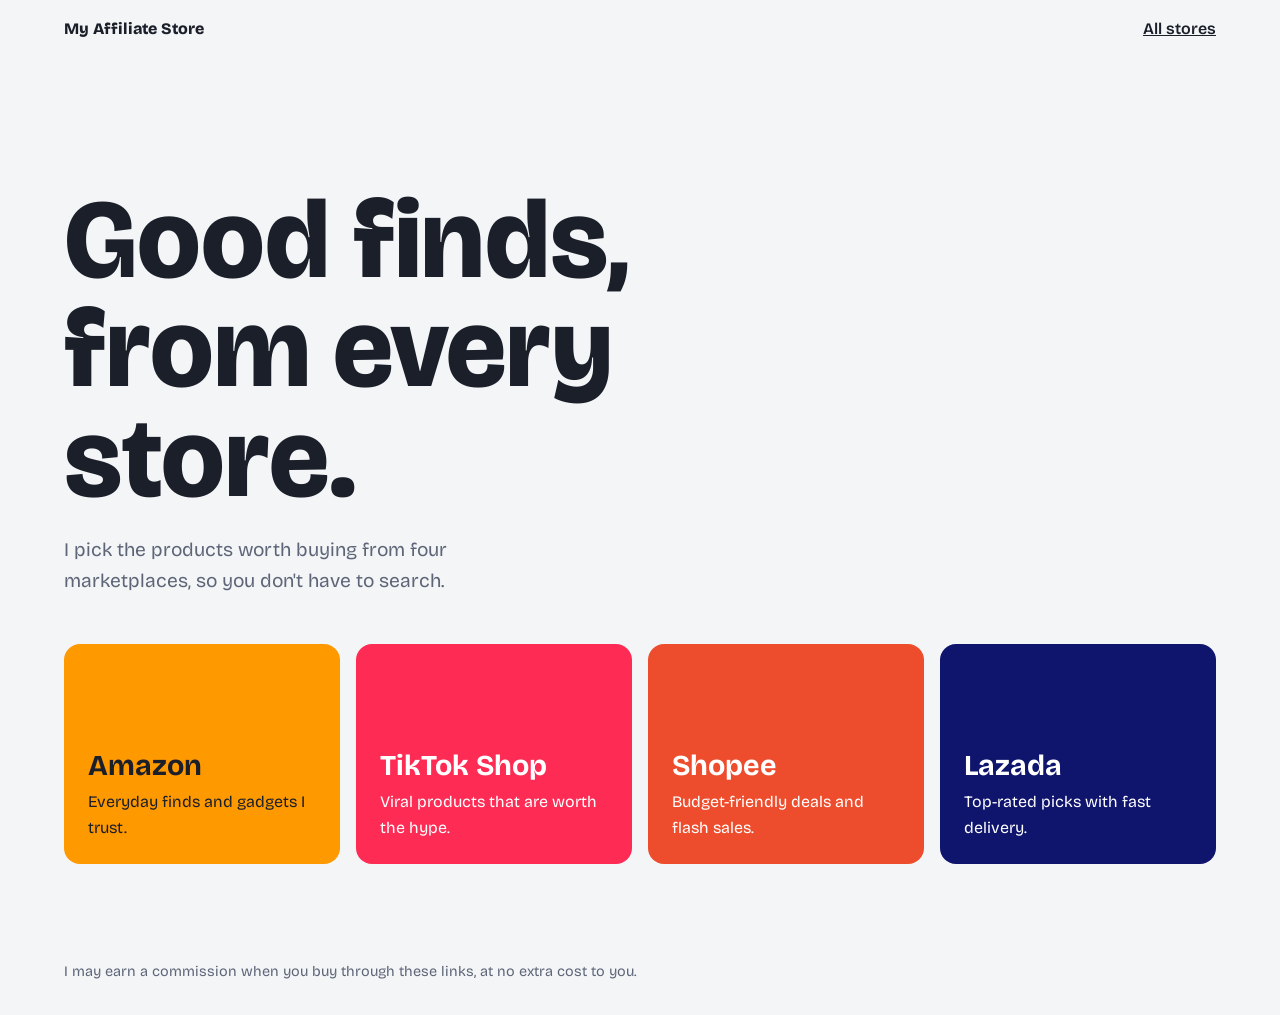
<file: index.html>
<!DOCTYPE html>
<html lang="en">
<head>
<meta charset="UTF-8">
<meta name="viewport" content="width=device-width, initial-scale=1">
<title>My Affiliate Store | Deals from Amazon, TikTok, Shopee and Lazada</title>
<!-- Google font + this page's OWN stylesheet -->
<link rel="preconnect" href="https://fonts.googleapis.com">
<link href="https://fonts.googleapis.com/css2?family=Bricolage+Grotesque:wght@400;600;800&display=swap" rel="stylesheet">
<link rel="stylesheet" href="CSS/index.css">
</head>
<body>
<!-- TOP BAR: logo goes home, one link goes to the all-in-one store -->
<header class="topbar"><a class="logo" href="index.html">My Affiliate Store</a>
  <nav><a href="../../HTML/ALL store.html/store.html">All stores</a></nav></header>
<!-- HERO: the one big message of the site -->
<section class="hero"><h1>Good finds, from every store.</h1><p>I pick the products worth buying from four marketplaces, so you don't have to search.</p></section>
<!-- MARKETPLACE TILES: each tile opens that store's page -->
<main class="tiles">
  <a class="tile amazon" href="HTML/ALL store.html/amazon.html"><h2>Amazon</h2><p>Everyday finds and gadgets I trust.</p></a>
  <a class="tile tiktok" href="HTML/ALL store.html/tiktok.html"><h2>TikTok Shop</h2><p>Viral products that are worth the hype.</p></a>
  <a class="tile shopee" href="HTML/ALL store.html/shopee.html"><h2>Shopee</h2><p>Budget-friendly deals and flash sales.</p></a>
  <a class="tile lazada" href="HTML/ALL store.html/lazada.html"><h2>Lazada</h2><p>Top-rated picks with fast delivery.</p></a>
</main>
<!-- FOOTER: affiliate disclosure (required by most programs) -->
<footer>I may earn a commission when you buy through these links, at no extra cost to you.</footer>
</body>
</html>
</file>
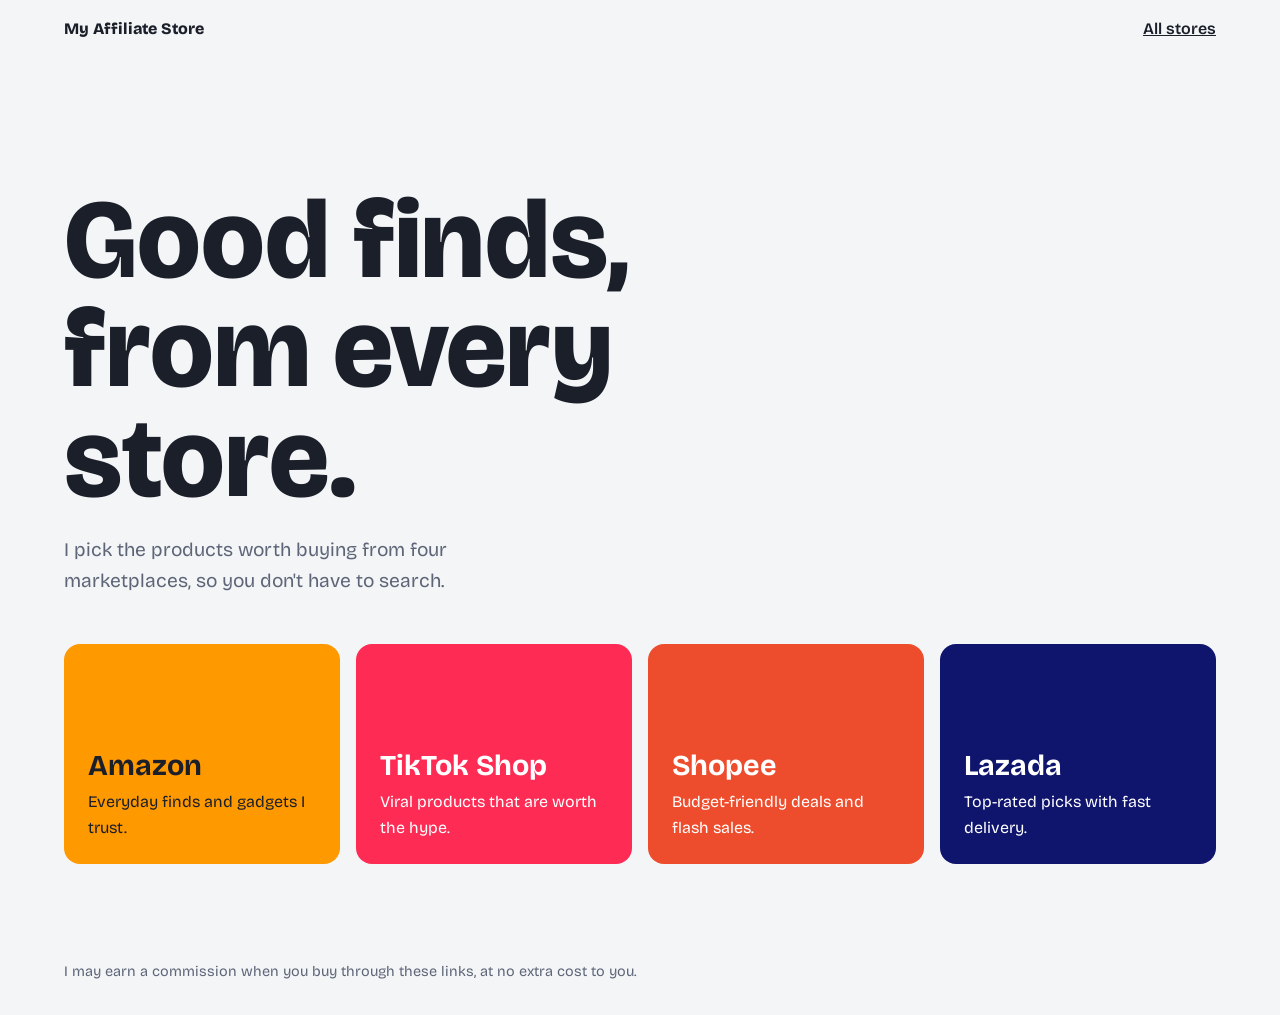
<file: My Multi-AffiliateWeb/index.html>
<!DOCTYPE html>
<html lang="en">
<head>
<meta charset="UTF-8">
<meta name="viewport" content="width=device-width, initial-scale=1">
<title>My Affiliate Store | Deals from Amazon, TikTok, Shopee and Lazada</title>
<!-- Google font + this page's OWN stylesheet -->
<link rel="preconnect" href="https://fonts.googleapis.com">
<link href="https://fonts.googleapis.com/css2?family=Bricolage+Grotesque:wght@400;600;800&display=swap" rel="stylesheet">
<link rel="stylesheet" href="CSS/index.css">
</head>
<body>
<!-- TOP BAR: logo goes home, one link goes to the all-in-one store -->
<header class="topbar"><a class="logo" href="index.html">My Affiliate Store</a><nav><a href="HTML/store.html">All stores</a></nav></header>
<!-- HERO: the one big message of the site -->
<section class="hero"><h1>Good finds, from every store.</h1><p>I pick the products worth buying from four marketplaces, so you don't have to search.</p></section>
<!-- MARKETPLACE TILES: each tile opens that store's page -->
<main class="tiles">
  <a class="tile amazon" href="HTML/amazon.html"><h2>Amazon</h2><p>Everyday finds and gadgets I trust.</p></a>
  <a class="tile tiktok" href="HTML/tiktok.html"><h2>TikTok Shop</h2><p>Viral products that are worth the hype.</p></a>
  <a class="tile shopee" href="HTML/shopee.html"><h2>Shopee</h2><p>Budget-friendly deals and flash sales.</p></a>
  <a class="tile lazada" href="HTML/lazada.html"><h2>Lazada</h2><p>Top-rated picks with fast delivery.</p></a>
</main>
<!-- FOOTER: affiliate disclosure (required by most programs) -->
<footer>I may earn a commission when you buy through these links, at no extra cost to you.</footer>
</body>
</html>
</file>
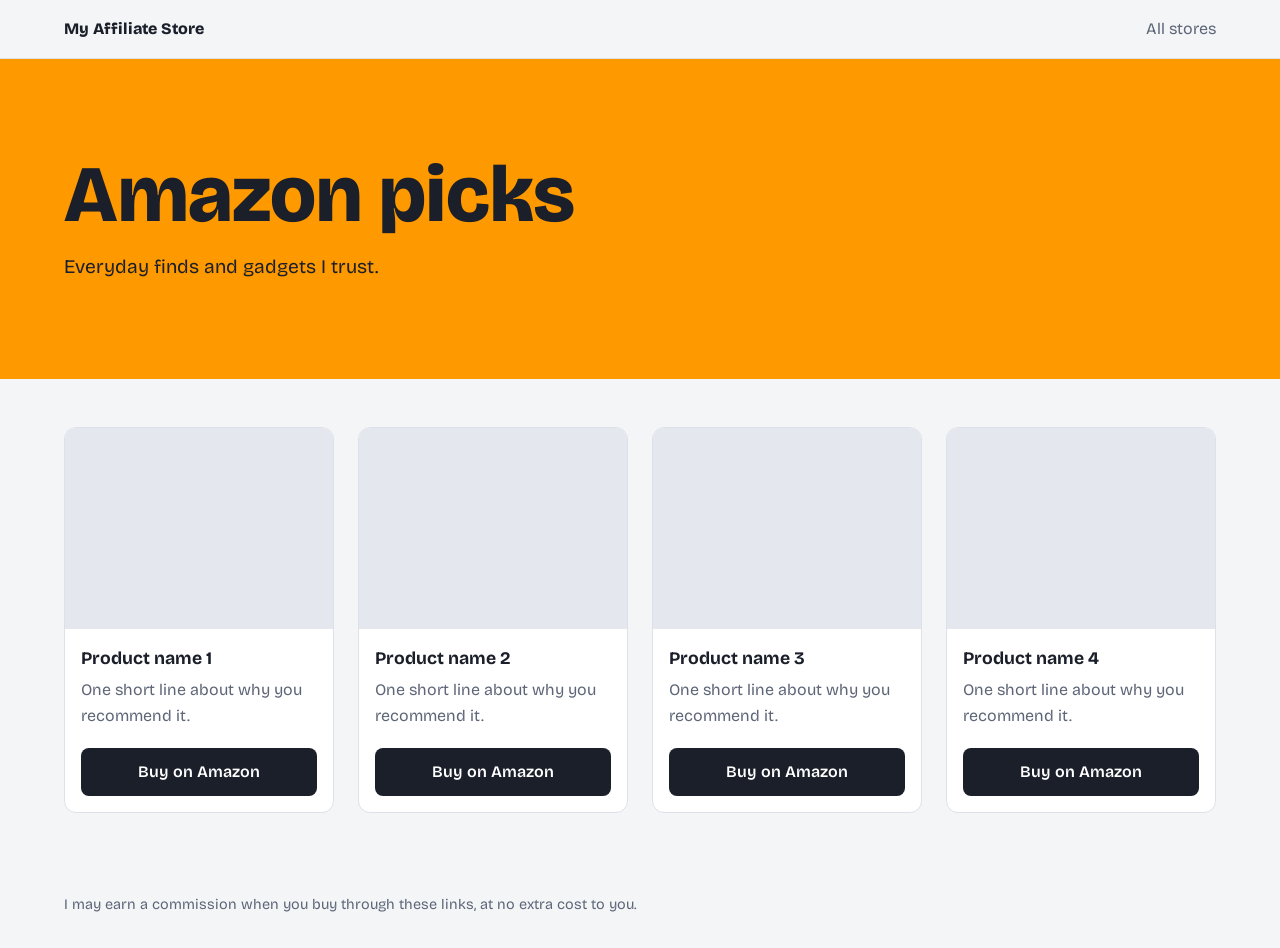
<file: HTML/amazon.html>
<!DOCTYPE html>
<html lang="en">
<head>
<meta charset="UTF-8">
<meta name="viewport" content="width=device-width, initial-scale=1">
<title>Amazon Picks | My Affiliate Store</title>
<!-- Google font + this page's OWN stylesheet -->
<link rel="preconnect" href="https://fonts.googleapis.com">
<link href="https://fonts.googleapis.com/css2?family=Bricolage+Grotesque:wght@400;600;800&display=swap" rel="stylesheet">
<link rel="stylesheet" href="../CSS/amazon.css">
</head>
<body>
<!-- TOP BAR: logo goes home, one link goes to the all-in-one store -->
<header class="topbar"><a class="logo" href="../index.html">My Affiliate Store</a>
      <nav><a href="store.html">All stores</a></nav></header>

<!-- HERO: headline for this store -->
<section class="hero"><h1>Amazon picks</h1><p>Everyday finds and gadgets I trust.</p></section>

<!-- PRODUCT GRID: copy one <article> block to add another product -->
<main class="grid">

    <article class="product">
      <!-- Replace this div with: <img src="images/your-photo.jpg" alt="Product name"> -->
      <div class="thumb"></div>
      <h2>Product name 1</h2>
      <p>One short line about why you recommend it.</p>
      <!-- Paste your Amazon affiliate link in href -->
      <a class="buy" href="https://YOUR-AFFILIATE-LINK" target="_blank" rel="sponsored noopener">Buy on Amazon</a>
    </article>

    <article class="product">
      <!-- Replace this div with: <img src="images/your-photo.jpg" alt="Product name"> -->
      <div class="thumb"></div>
      <h2>Product name 2</h2>
      <p>One short line about why you recommend it.</p>
      <!-- Paste your Amazon affiliate link in href -->
      <a class="buy" href="https://YOUR-AFFILIATE-LINK" target="_blank" rel="sponsored noopener">Buy on Amazon</a>
    </article>

    <article class="product">
      <!-- Replace this div with: <img src="images/your-photo.jpg" alt="Product name"> -->
      <div class="thumb"></div>
      <h2>Product name 3</h2>
      <p>One short line about why you recommend it.</p>
      <!-- Paste your Amazon affiliate link in href -->
      <a class="buy" href="https://YOUR-AFFILIATE-LINK" target="_blank" rel="sponsored noopener">Buy on Amazon</a>
    </article>

    <article class="product">
      <!-- Replace this div with: <img src="images/your-photo.jpg" alt="Product name"> -->
      <div class="thumb"></div>
      <h2>Product name 4</h2>
      <p>One short line about why you recommend it.</p>
      <!-- Paste your Amazon affiliate link in href -->
      <a class="buy" href="https://YOUR-AFFILIATE-LINK" target="_blank" rel="sponsored noopener">Buy on Amazon</a>
    </article>

</main>
<!-- FOOTER: affiliate disclosure (required by most programs) -->
<footer>I may earn a commission when you buy through these links, at no extra cost to you.</footer>
</body>
</html>
</file>
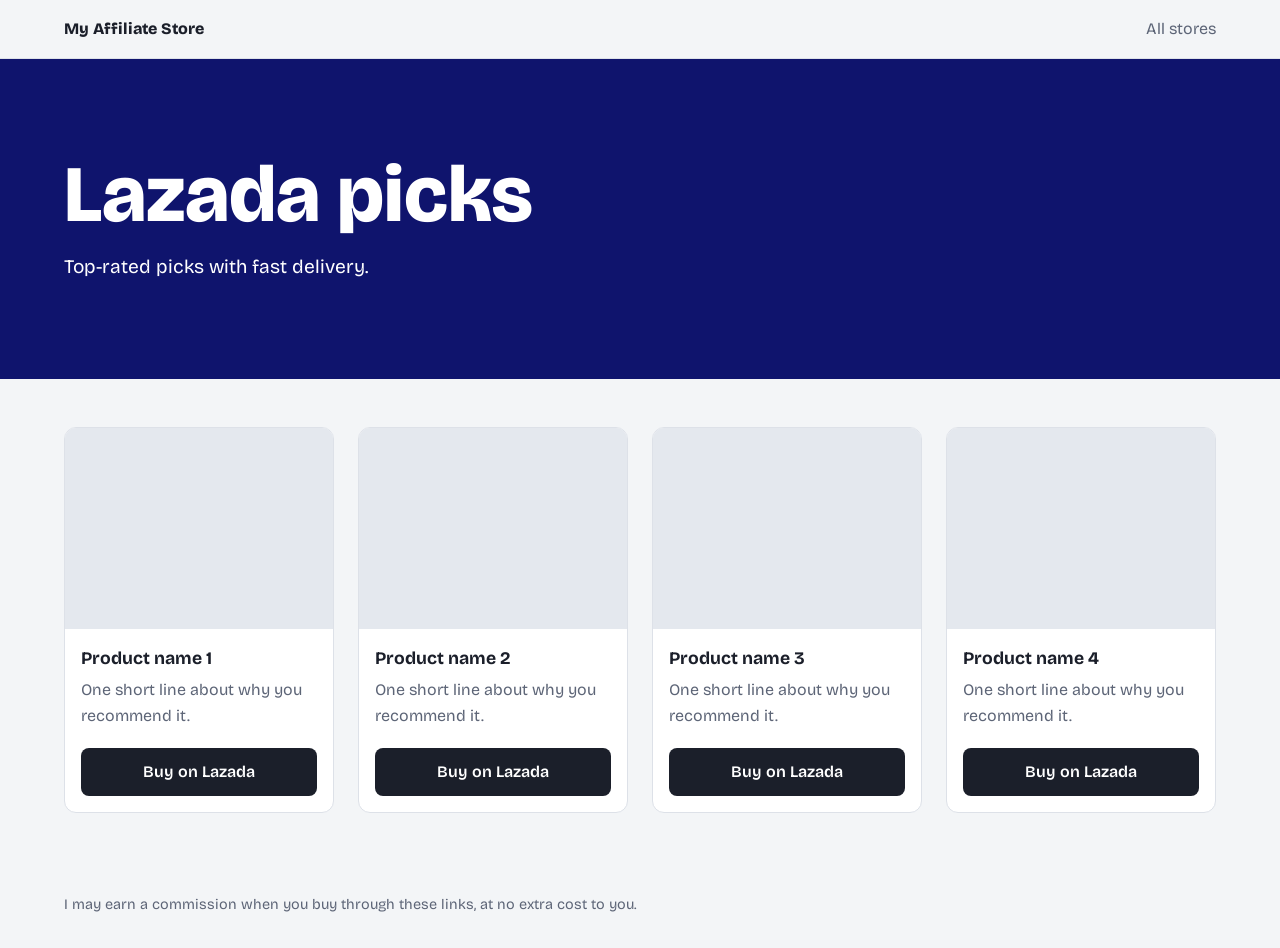
<file: HTML/lazada.html>
<!DOCTYPE html>
<html lang="en">
<head>
<meta charset="UTF-8">
<meta name="viewport" content="width=device-width, initial-scale=1">
<title>Lazada Picks | My Affiliate Store</title>
<!-- Google font + this page's OWN stylesheet -->
<link rel="preconnect" href="https://fonts.googleapis.com">
<link href="https://fonts.googleapis.com/css2?family=Bricolage+Grotesque:wght@400;600;800&display=swap" rel="stylesheet">
<link rel="stylesheet" href="../CSS/lazada.css">
</head>
<body>
<!-- TOP BAR: logo goes home, one link goes to the all-in-one store -->
<header class="topbar"><a class="logo" href="../index.html">My Affiliate Store</a>
        <nav><a href="../HTML/store.html">All stores</a></nav></header>
<!-- HERO: headline for this store -->
<section class="hero"><h1>Lazada picks</h1><p>Top-rated picks with fast delivery.</p></section>
<!-- PRODUCT GRID: copy one <article> block to add another product -->
<main class="grid">
    <article class="product">
      <!-- Replace this div with: <img src="images/your-photo.jpg" alt="Product name"> -->
      <div class="thumb"></div>
      <h2>Product name 1</h2>
      <p>One short line about why you recommend it.</p>
      <!-- Paste your Lazada affiliate link in href -->
      <a class="buy" href="https://YOUR-AFFILIATE-LINK" target="_blank" rel="sponsored noopener">Buy on Lazada</a>
    </article>
    <article class="product">
      <!-- Replace this div with: <img src="images/your-photo.jpg" alt="Product name"> -->
      <div class="thumb"></div>
      <h2>Product name 2</h2>
      <p>One short line about why you recommend it.</p>
      <!-- Paste your Lazada affiliate link in href -->
      <a class="buy" href="https://YOUR-AFFILIATE-LINK" target="_blank" rel="sponsored noopener">Buy on Lazada</a>
    </article>
    <article class="product">
      <!-- Replace this div with: <img src="images/your-photo.jpg" alt="Product name"> -->
      <div class="thumb"></div>
      <h2>Product name 3</h2>
      <p>One short line about why you recommend it.</p>
      <!-- Paste your Lazada affiliate link in href -->
      <a class="buy" href="https://YOUR-AFFILIATE-LINK" target="_blank" rel="sponsored noopener">Buy on Lazada</a>
    </article>
    <article class="product">
      <!-- Replace this div with: <img src="images/your-photo.jpg" alt="Product name"> -->
      <div class="thumb"></div>
      <h2>Product name 4</h2>
      <p>One short line about why you recommend it.</p>
      <!-- Paste your Lazada affiliate link in href -->
      <a class="buy" href="https://YOUR-AFFILIATE-LINK" target="_blank" rel="sponsored noopener">Buy on Lazada</a>
    </article>
</main>
<!-- FOOTER: affiliate disclosure (required by most programs) -->
<footer>I may earn a commission when you buy through these links, at no extra cost to you.</footer>
</body>
</html>
</file>
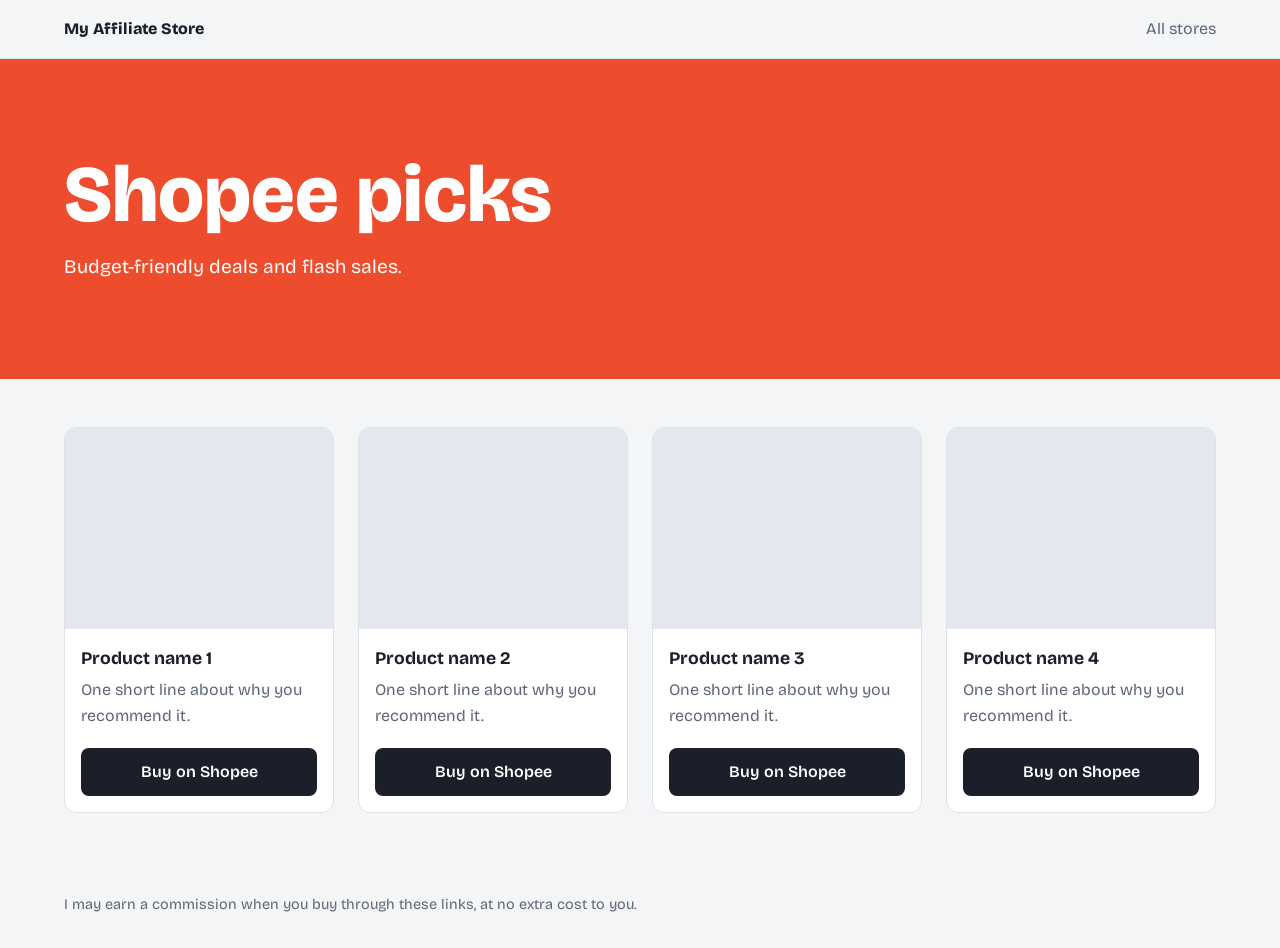
<file: HTML/shopee.html>
<!DOCTYPE html>
<html lang="en">
<head>
<meta charset="UTF-8">
<meta name="viewport" content="width=device-width, initial-scale=1">
<title>Shopee Picks | My Affiliate Store</title>
<!-- Google font + this page's OWN stylesheet -->
<link rel="preconnect" href="https://fonts.googleapis.com">
<link href="https://fonts.googleapis.com/css2?family=Bricolage+Grotesque:wght@400;600;800&display=swap" rel="stylesheet">
<link rel="stylesheet" href="../CSS/shopee.css">
</head>
<body>
<!-- TOP BAR: logo goes home, one link goes to the all-in-one store -->
<header class="topbar"><a class="logo" href="../index.html">My Affiliate Store</a><nav><a href="store.html">All stores</a></nav></header>
<!-- HERO: headline for this store -->
<section class="hero"><h1>Shopee picks</h1><p>Budget-friendly deals and flash sales.</p></section>
<!-- PRODUCT GRID: copy one <article> block to add another product -->
<main class="grid">
    <article class="product">
      <!-- Replace this div with: <img src="images/your-photo.jpg" alt="Product name"> -->
      <div class="thumb"></div>
      <h2>Product name 1</h2>
      <p>One short line about why you recommend it.</p>
      <!-- Paste your Shopee affiliate link in href -->
      <a class="buy" href="https://YOUR-AFFILIATE-LINK" target="_blank" rel="sponsored noopener">Buy on Shopee</a>
    </article>
    <article class="product">
      <!-- Replace this div with: <img src="images/your-photo.jpg" alt="Product name"> -->
      <div class="thumb"></div>
      <h2>Product name 2</h2>
      <p>One short line about why you recommend it.</p>
      <!-- Paste your Shopee affiliate link in href -->
      <a class="buy" href="https://YOUR-AFFILIATE-LINK" target="_blank" rel="sponsored noopener">Buy on Shopee</a>
    </article>
    <article class="product">
      <!-- Replace this div with: <img src="images/your-photo.jpg" alt="Product name"> -->
      <div class="thumb"></div>
      <h2>Product name 3</h2>
      <p>One short line about why you recommend it.</p>
      <!-- Paste your Shopee affiliate link in href -->
      <a class="buy" href="https://YOUR-AFFILIATE-LINK" target="_blank" rel="sponsored noopener">Buy on Shopee</a>
    </article>
    <article class="product">
      <!-- Replace this div with: <img src="images/your-photo.jpg" alt="Product name"> -->
      <div class="thumb"></div>
      <h2>Product name 4</h2>
      <p>One short line about why you recommend it.</p>
      <!-- Paste your Shopee affiliate link in href -->
      <a class="buy" href="https://YOUR-AFFILIATE-LINK" target="_blank" rel="sponsored noopener">Buy on Shopee</a>
    </article>
</main>
<!-- FOOTER: affiliate disclosure (required by most programs) -->
<footer>I may earn a commission when you buy through these links, at no extra cost to you.</footer>
</body>
</html>
</file>
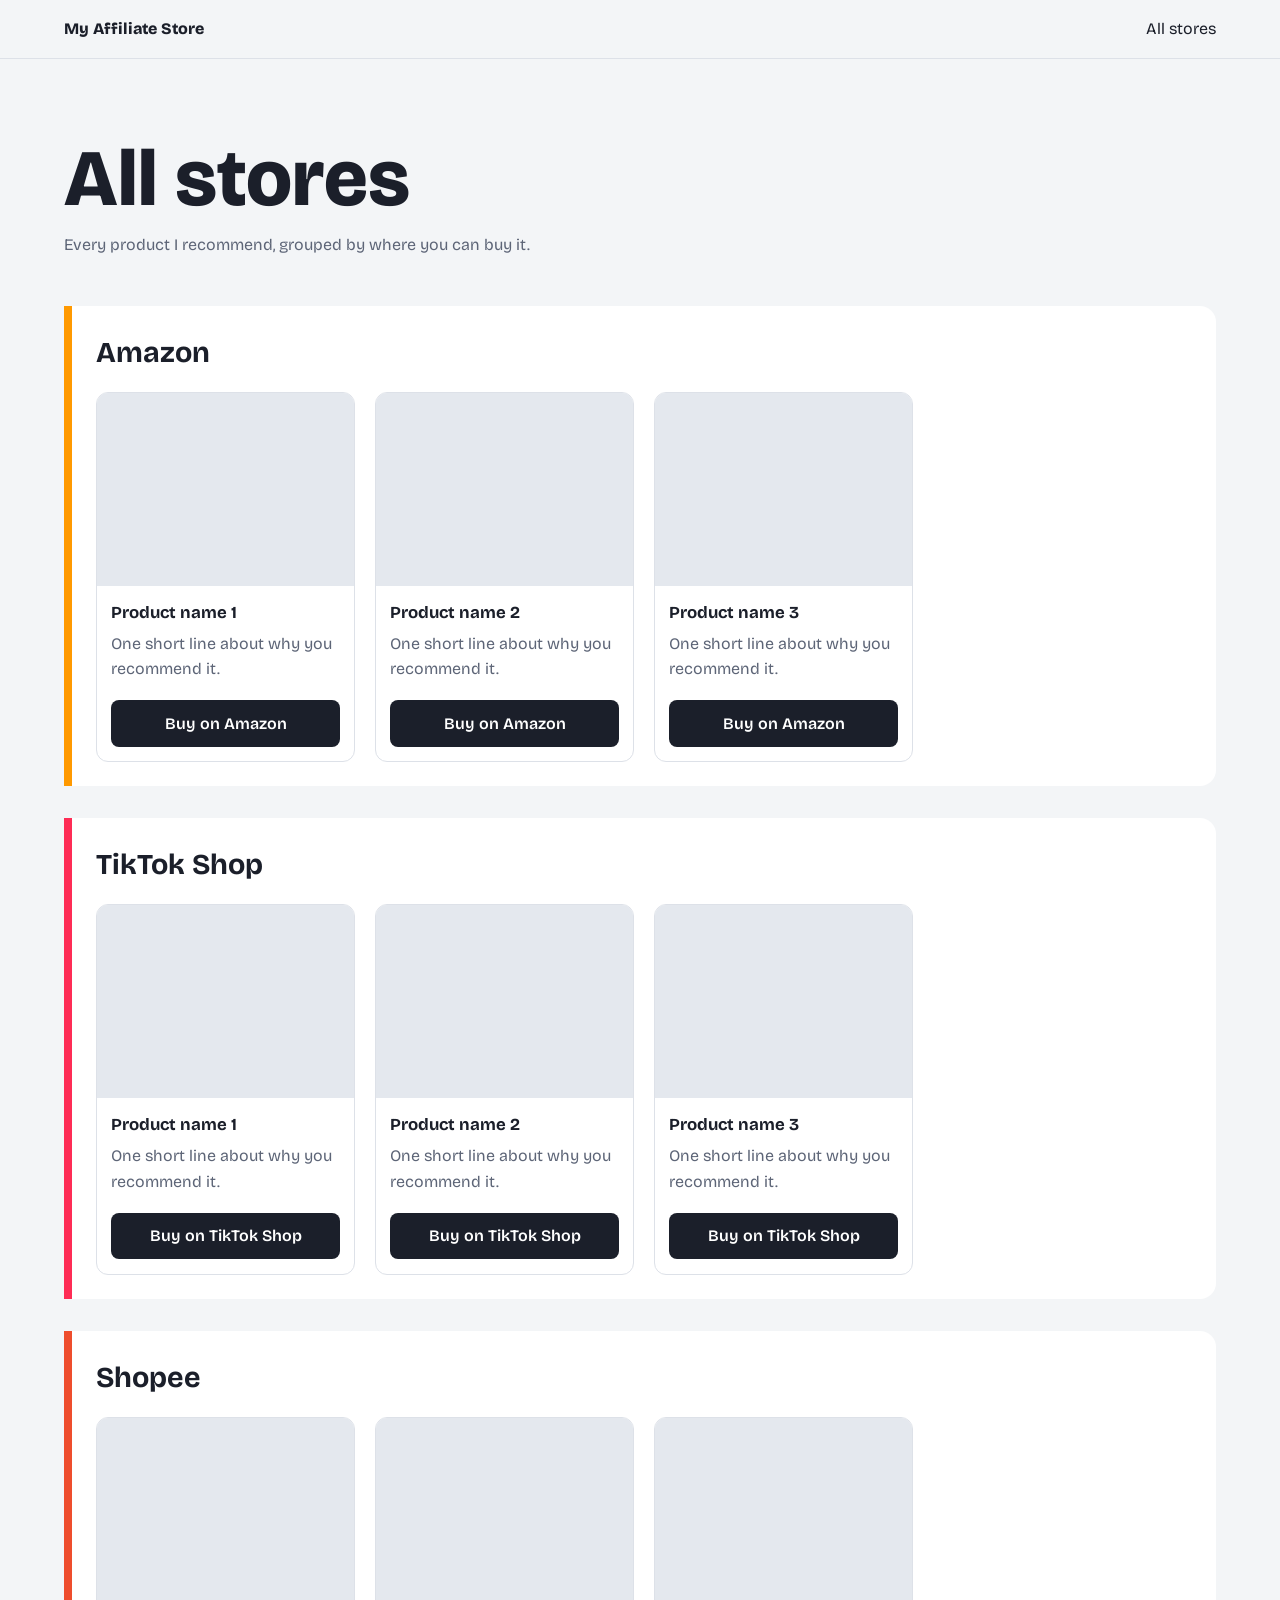
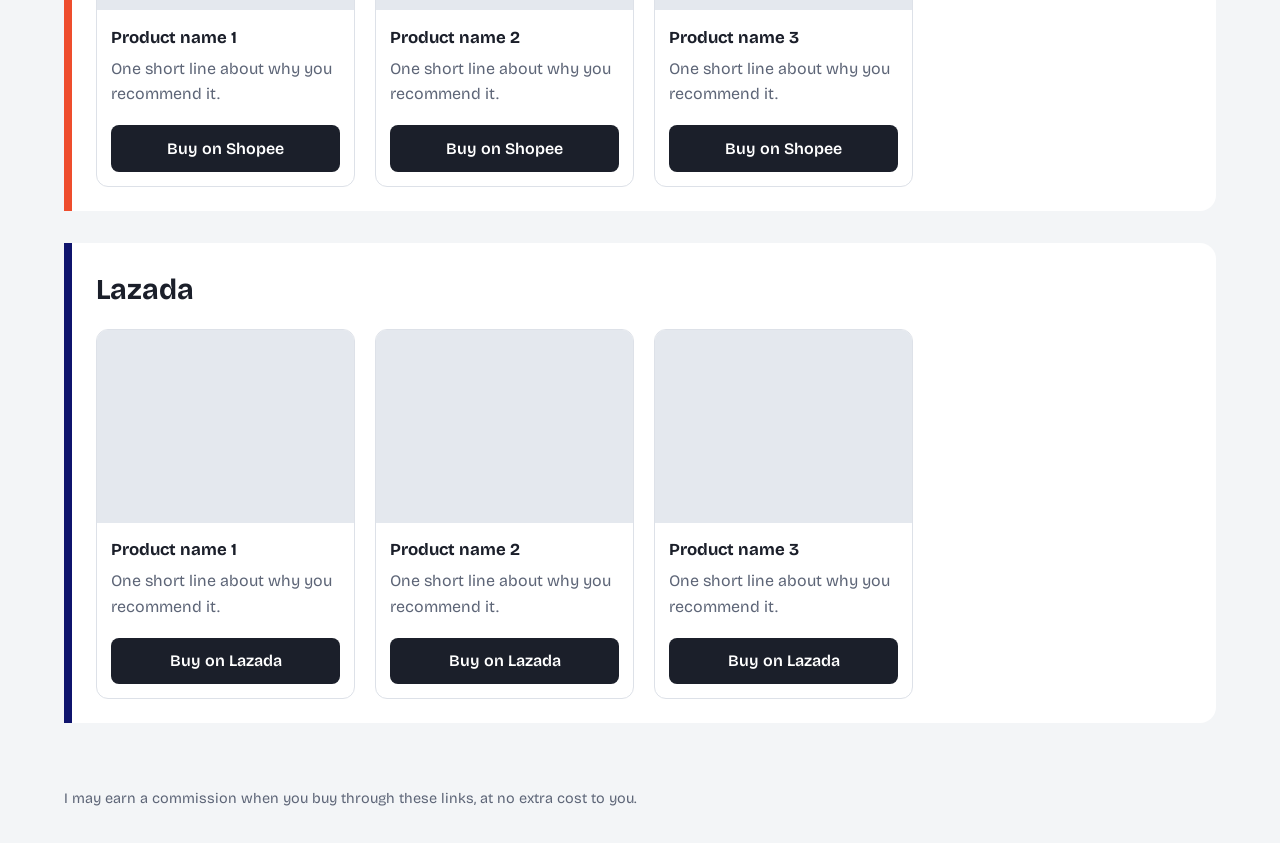
<file: HTML/store.html>
<!DOCTYPE html>
<html lang="en">
<head>
<meta charset="UTF-8">
<meta name="viewport" content="width=device-width, initial-scale=1">
<title>All Stores | My Affiliate Store</title>
<!-- Google font + this page's OWN stylesheet -->
<link rel="preconnect" href="https://fonts.googleapis.com">
<link href="https://fonts.googleapis.com/css2?family=Bricolage+Grotesque:wght@400;600;800&display=swap" rel="stylesheet">
<link rel="stylesheet" href="../CSS/store.css">
</head>
<body>
<!-- TOP BAR: logo goes home, one link goes to the all-in-one store -->
<header class="topbar"><a class="logo" href="../index.html">My Affiliate Store</a> <nav>All stores</a></nav></header>
<!-- INTRO -->
<section class="intro"><h1>All stores</h1><p>Every product I recommend, grouped by where you can buy it.</p></section>
<main>
  <!-- Amazon SECTION: heading links to the full Amazon page -->
  <section class="store amazon">
    <h2><a href="amazon.html">Amazon</a></h2>
    <div class="grid">
    <article class="product">
      <!-- Replace this div with: <img src="images/your-photo.jpg" alt="Product name"> -->
      <div class="thumb"></div>
      <h2>Product name 1</h2>
      <p>One short line about why you recommend it.</p>
      <!-- Paste your Amazon affiliate link in href -->
      <a class="buy" href="https://YOUR-AFFILIATE-LINK" target="_blank" rel="sponsored noopener">Buy on Amazon</a>
    </article>
    <article class="product">
      <!-- Replace this div with: <img src="images/your-photo.jpg" alt="Product name"> -->
      <div class="thumb"></div>
      <h2>Product name 2</h2>
      <p>One short line about why you recommend it.</p>
      <!-- Paste your Amazon affiliate link in href -->
      <a class="buy" href="https://YOUR-AFFILIATE-LINK" target="_blank" rel="sponsored noopener">Buy on Amazon</a>
    </article>
    <article class="product">
      <!-- Replace this div with: <img src="images/your-photo.jpg" alt="Product name"> -->
      <div class="thumb"></div>
      <h2>Product name 3</h2>
      <p>One short line about why you recommend it.</p>
      <!-- Paste your Amazon affiliate link in href -->
      <a class="buy" href="https://YOUR-AFFILIATE-LINK" target="_blank" rel="sponsored noopener">Buy on Amazon</a>
    </article>
    </div>
  </section>
  <!-- TikTok Shop SECTION: heading links to the full TikTok Shop page -->
  <section class="store tiktok">
    <h2><a href="tiktok.html">TikTok Shop</a></h2>
    <div class="grid">
    <article class="product">
      <!-- Replace this div with: <img src="images/your-photo.jpg" alt="Product name"> -->
      <div class="thumb"></div>
      <h2>Product name 1</h2>
      <p>One short line about why you recommend it.</p>
      <!-- Paste your TikTok Shop affiliate link in href -->
      <a class="buy" href="https://YOUR-AFFILIATE-LINK" target="_blank" rel="sponsored noopener">Buy on TikTok Shop</a>
    </article>
    <article class="product">
      <!-- Replace this div with: <img src="images/your-photo.jpg" alt="Product name"> -->
      <div class="thumb"></div>
      <h2>Product name 2</h2>
      <p>One short line about why you recommend it.</p>
      <!-- Paste your TikTok Shop affiliate link in href -->
      <a class="buy" href="https://YOUR-AFFILIATE-LINK" target="_blank" rel="sponsored noopener">Buy on TikTok Shop</a>
    </article>
    <article class="product">
      <!-- Replace this div with: <img src="images/your-photo.jpg" alt="Product name"> -->
      <div class="thumb"></div>
      <h2>Product name 3</h2>
      <p>One short line about why you recommend it.</p>
      <!-- Paste your TikTok Shop affiliate link in href -->
      <a class="buy" href="https://YOUR-AFFILIATE-LINK" target="_blank" rel="sponsored noopener">Buy on TikTok Shop</a>
    </article>
    </div>
  </section>
  <!-- Shopee SECTION: heading links to the full Shopee page -->
  <section class="store shopee">
    <h2><a href="shopee.html">Shopee</a></h2>
    <div class="grid">
    <article class="product">
      <!-- Replace this div with: <img src="images/your-photo.jpg" alt="Product name"> -->
      <div class="thumb"></div>
      <h2>Product name 1</h2>
      <p>One short line about why you recommend it.</p>
      <!-- Paste your Shopee affiliate link in href -->
      <a class="buy" href="https://YOUR-AFFILIATE-LINK" target="_blank" rel="sponsored noopener">Buy on Shopee</a>
    </article>
    <article class="product">
      <!-- Replace this div with: <img src="images/your-photo.jpg" alt="Product name"> -->
      <div class="thumb"></div>
      <h2>Product name 2</h2>
      <p>One short line about why you recommend it.</p>
      <!-- Paste your Shopee affiliate link in href -->
      <a class="buy" href="https://YOUR-AFFILIATE-LINK" target="_blank" rel="sponsored noopener">Buy on Shopee</a>
    </article>
    <article class="product">
      <!-- Replace this div with: <img src="images/your-photo.jpg" alt="Product name"> -->
      <div class="thumb"></div>
      <h2>Product name 3</h2>
      <p>One short line about why you recommend it.</p>
      <!-- Paste your Shopee affiliate link in href -->
      <a class="buy" href="https://YOUR-AFFILIATE-LINK" target="_blank" rel="sponsored noopener">Buy on Shopee</a>
    </article>
    </div>
  </section>
  <!-- Lazada SECTION: heading links to the full Lazada page -->
  <section class="store lazada">
    <h2><a href="lazada.html">Lazada</a></h2>
    <div class="grid">
    <article class="product">
      <!-- Replace this div with: <img src="images/your-photo.jpg" alt="Product name"> -->
      <div class="thumb"></div>
      <h2>Product name 1</h2>
      <p>One short line about why you recommend it.</p>
      <!-- Paste your Lazada affiliate link in href -->
      <a class="buy" href="https://YOUR-AFFILIATE-LINK" target="_blank" rel="sponsored noopener">Buy on Lazada</a>
    </article>
    <article class="product">
      <!-- Replace this div with: <img src="images/your-photo.jpg" alt="Product name"> -->
      <div class="thumb"></div>
      <h2>Product name 2</h2>
      <p>One short line about why you recommend it.</p>
      <!-- Paste your Lazada affiliate link in href -->
      <a class="buy" href="https://YOUR-AFFILIATE-LINK" target="_blank" rel="sponsored noopener">Buy on Lazada</a>
    </article>
    <article class="product">
      <!-- Replace this div with: <img src="images/your-photo.jpg" alt="Product name"> -->
      <div class="thumb"></div>
      <h2>Product name 3</h2>
      <p>One short line about why you recommend it.</p>
      <!-- Paste your Lazada affiliate link in href -->
      <a class="buy" href="https://YOUR-AFFILIATE-LINK" target="_blank" rel="sponsored noopener">Buy on Lazada</a>
    </article>
    </div>
  </section>
</main>
<!-- FOOTER: affiliate disclosure (required by most programs) -->
<footer>I may earn a commission when you buy through these links, at no extra cost to you.</footer>
</body>
</html>
</file>
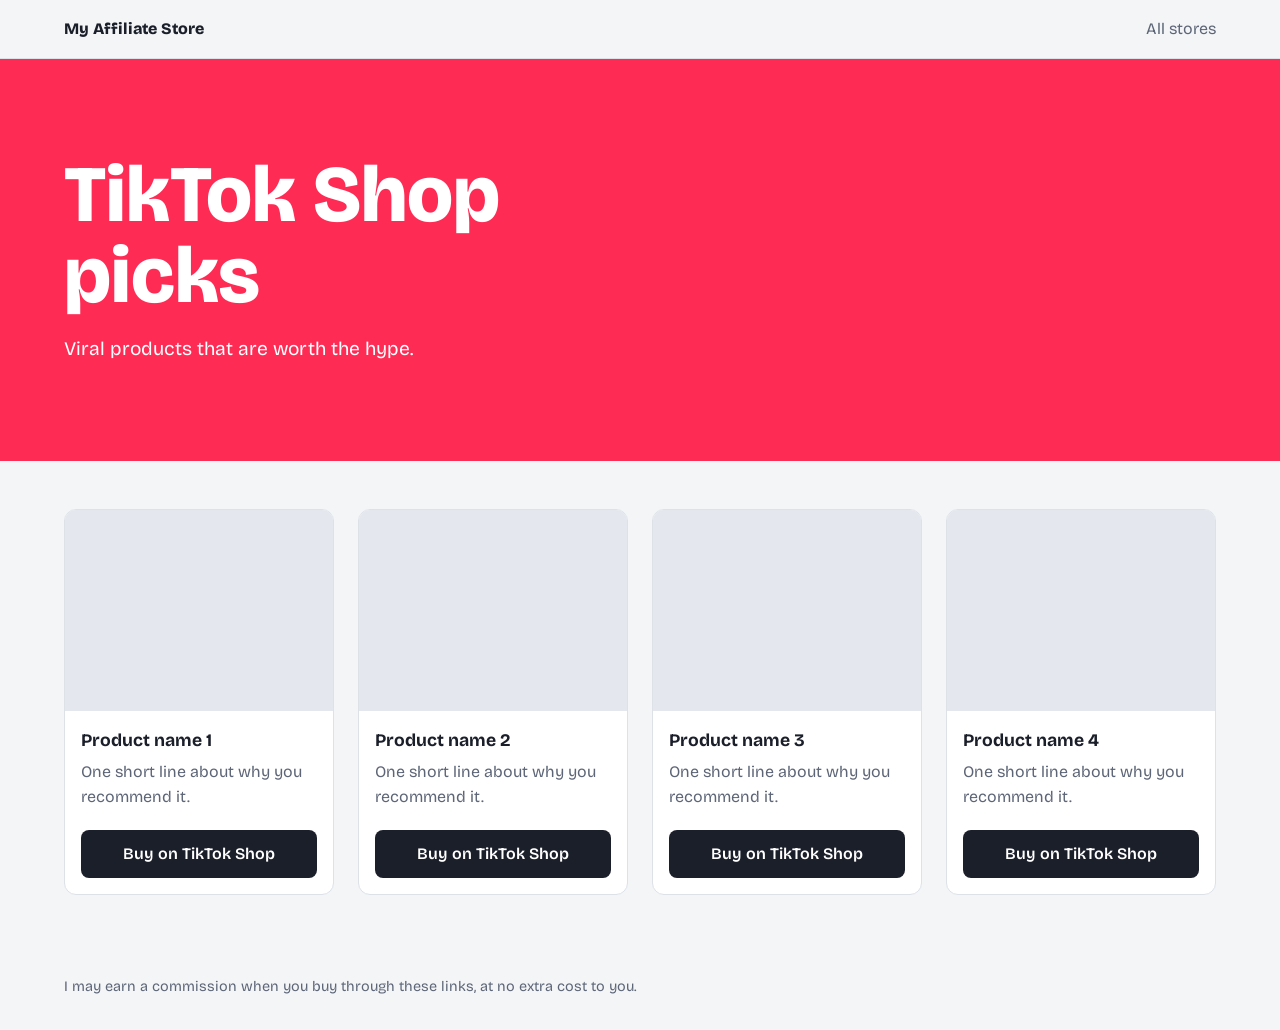
<file: HTML/tiktok.html>
<!DOCTYPE html>
<html lang="en">
<head>
<meta charset="UTF-8">
<meta name="viewport" content="width=device-width, initial-scale=1">
<title>TikTok Shop Picks | My Affiliate Store</title>
<!-- Google font + this page's OWN stylesheet -->
<link rel="preconnect" href="https://fonts.googleapis.com">
<link href="https://fonts.googleapis.com/css2?family=Bricolage+Grotesque:wght@400;600;800&display=swap" rel="stylesheet">
<link rel="stylesheet" href="../CSS/tiktok.css">
</head>
<body>
<!-- TOP BAR: logo goes home, one link goes to the all-in-one store -->
<header class="topbar"><a class="logo" href="../index.html">My Affiliate Store</a><nav><a href="store.html">All stores</a></nav></header>
<!-- HERO: headline for this store -->
<section class="hero"><h1>TikTok Shop picks</h1><p>Viral products that are worth the hype.</p></section>
<!-- PRODUCT GRID: copy one <article> block to add another product -->
<main class="grid">
    <article class="product">
      <!-- Replace this div with: <img src="images/your-photo.jpg" alt="Product name"> -->
      <div class="thumb"></div>
      <h2>Product name 1</h2>
      <p>One short line about why you recommend it.</p>
      <!-- Paste your TikTok Shop affiliate link in href -->
      <a class="buy" href="https://YOUR-AFFILIATE-LINK" target="_blank" rel="sponsored noopener">Buy on TikTok Shop</a>
    </article>
    <article class="product">
      <!-- Replace this div with: <img src="images/your-photo.jpg" alt="Product name"> -->
      <div class="thumb"></div>
      <h2>Product name 2</h2>
      <p>One short line about why you recommend it.</p>
      <!-- Paste your TikTok Shop affiliate link in href -->
      <a class="buy" href="https://YOUR-AFFILIATE-LINK" target="_blank" rel="sponsored noopener">Buy on TikTok Shop</a>
    </article>
    <article class="product">
      <!-- Replace this div with: <img src="images/your-photo.jpg" alt="Product name"> -->
      <div class="thumb"></div>
      <h2>Product name 3</h2>
      <p>One short line about why you recommend it.</p>
      <!-- Paste your TikTok Shop affiliate link in href -->
      <a class="buy" href="https://YOUR-AFFILIATE-LINK" target="_blank" rel="sponsored noopener">Buy on TikTok Shop</a>
    </article>
    <article class="product">
      <!-- Replace this div with: <img src="images/your-photo.jpg" alt="Product name"> -->
      <div class="thumb"></div>
      <h2>Product name 4</h2>
      <p>One short line about why you recommend it.</p>
      <!-- Paste your TikTok Shop affiliate link in href -->
      <a class="buy" href="https://YOUR-AFFILIATE-LINK" target="_blank" rel="sponsored noopener">Buy on TikTok Shop</a>
    </article>
</main>
<!-- FOOTER: affiliate disclosure (required by most programs) -->
<footer>I may earn a commission when you buy through these links, at no extra cost to you.</footer>
</body>
</html>
</file>
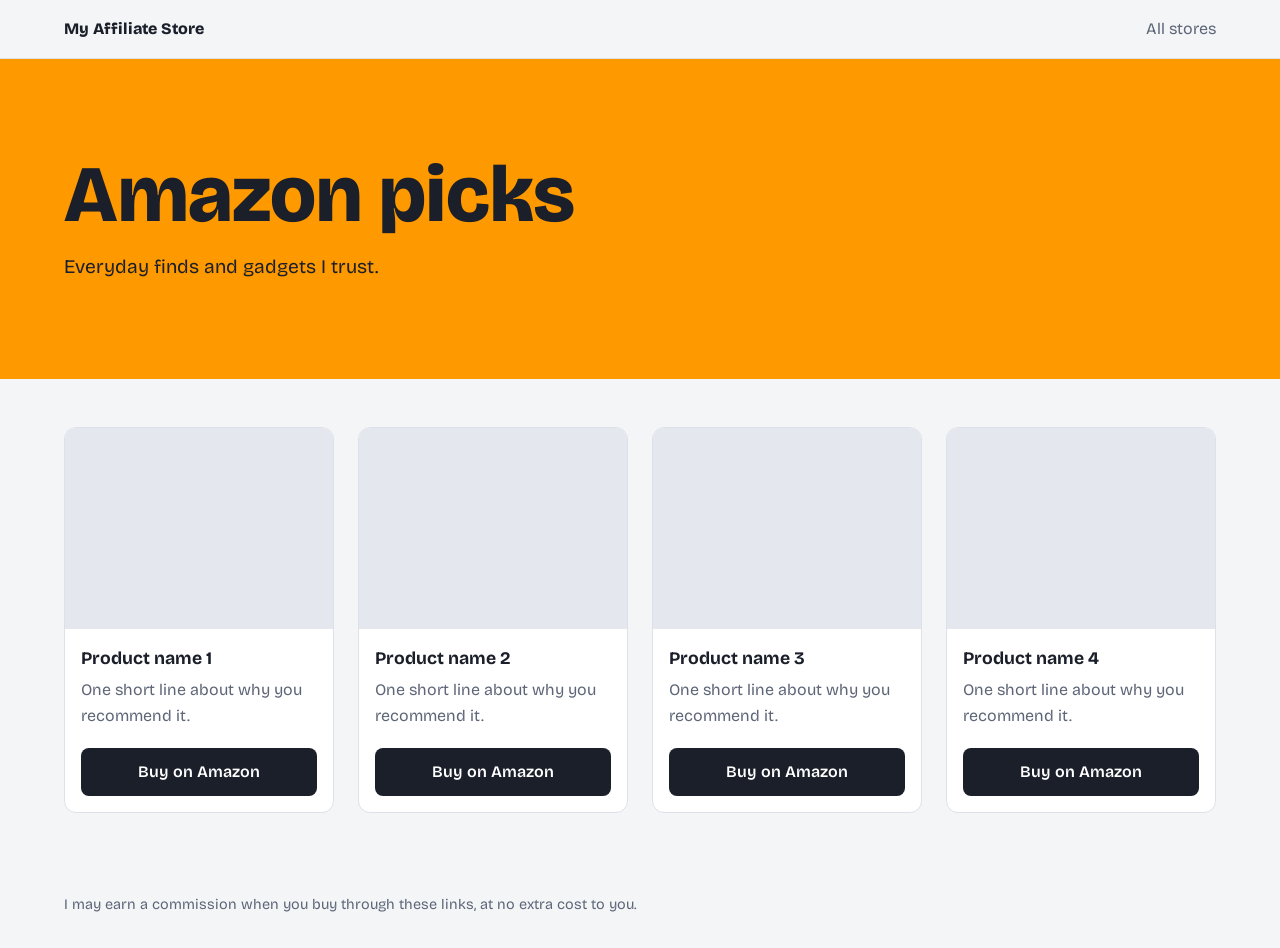
<file: HTML/ALL store.html/amazon.html>
<!DOCTYPE html>
<html lang="en">
<head>
<meta charset="UTF-8">
<meta name="viewport" content="width=device-width, initial-scale=1">
<title>Amazon Picks | My Affiliate Store</title>
<!-- Google font + this page's OWN stylesheet -->
<link rel="preconnect" href="https://fonts.googleapis.com">
<link href="https://fonts.googleapis.com/css2?family=Bricolage+Grotesque:wght@400;600;800&display=swap" rel="stylesheet">
<link rel="stylesheet" href="../../CSS/ALL store.css/amazon.css">
</head>
<body>
<!-- TOP BAR: logo goes home, one link goes to the all-in-one store -->
<header class="topbar"><a class="logo" href="../../index.html">My Affiliate Store</a>
      <nav><a href="store.html">All stores</a></nav></header>

<!-- HERO: headline for this store -->
<section class="hero"><h1>Amazon picks</h1><p>Everyday finds and gadgets I trust.</p></section>

<!-- PRODUCT GRID: copy one <article> block to add another product -->
<main class="grid">

    <article class="product">
      <!-- Replace this div with: <img src="images/your-photo.jpg" alt="Product name"> -->
      <div class="thumb"></div>
      <h2>Product name 1</h2>
      <p>One short line about why you recommend it.</p>
      <!-- Paste your Amazon affiliate link in href -->
      <a class="buy" href="https://YOUR-AFFILIATE-LINK" target="_blank" rel="sponsored noopener">Buy on Amazon</a>
    </article>

    <article class="product">
      <!-- Replace this div with: <img src="images/your-photo.jpg" alt="Product name"> -->
      <div class="thumb"></div>
      <h2>Product name 2</h2>
      <p>One short line about why you recommend it.</p>
      <!-- Paste your Amazon affiliate link in href -->
      <a class="buy" href="https://YOUR-AFFILIATE-LINK" target="_blank" rel="sponsored noopener">Buy on Amazon</a>
    </article>

    <article class="product">
      <!-- Replace this div with: <img src="images/your-photo.jpg" alt="Product name"> -->
      <div class="thumb"></div>
      <h2>Product name 3</h2>
      <p>One short line about why you recommend it.</p>
      <!-- Paste your Amazon affiliate link in href -->
      <a class="buy" href="https://YOUR-AFFILIATE-LINK" target="_blank" rel="sponsored noopener">Buy on Amazon</a>
    </article>

    <article class="product">
      <!-- Replace this div with: <img src="images/your-photo.jpg" alt="Product name"> -->
      <div class="thumb"></div>
      <h2>Product name 4</h2>
      <p>One short line about why you recommend it.</p>
      <!-- Paste your Amazon affiliate link in href -->
      <a class="buy" href="https://YOUR-AFFILIATE-LINK" target="_blank" rel="sponsored noopener">Buy on Amazon</a>
    </article>

</main>
<!-- FOOTER: affiliate disclosure (required by most programs) -->
<footer>I may earn a commission when you buy through these links, at no extra cost to you.</footer>
</body>
</html>
</file>
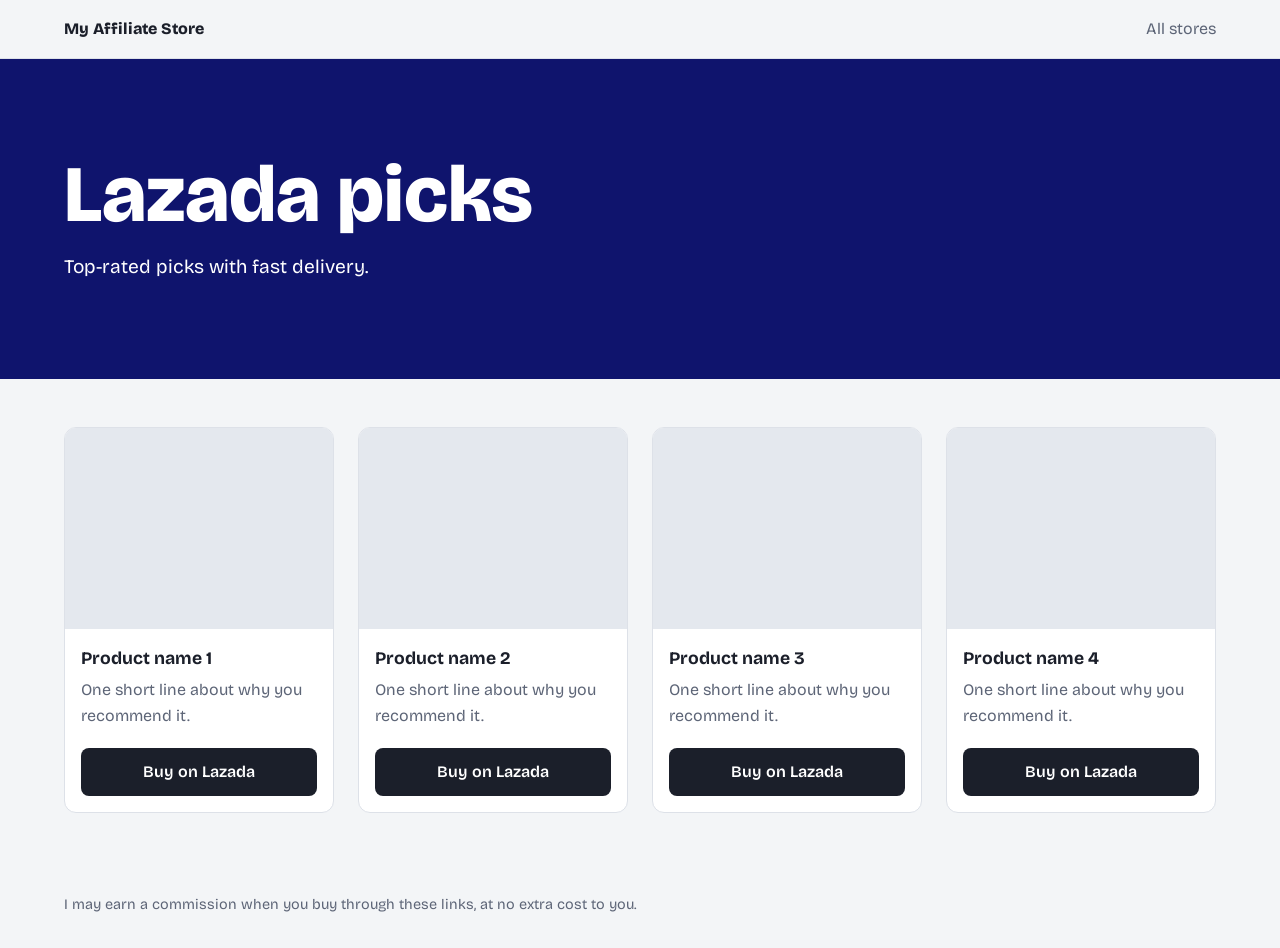
<file: HTML/ALL store.html/lazada.html>
<!DOCTYPE html>
<html lang="en">
<head>
<meta charset="UTF-8">
<meta name="viewport" content="width=device-width, initial-scale=1">
<title>Lazada Picks | My Affiliate Store</title>
<!-- Google font + this page's OWN stylesheet -->
<link rel="preconnect" href="https://fonts.googleapis.com">
<link href="https://fonts.googleapis.com/css2?family=Bricolage+Grotesque:wght@400;600;800&display=swap" rel="stylesheet">
<link rel="stylesheet" href="../../CSS/ALL store.css/lazada.css">
</head>
<body>
<!-- TOP BAR: logo goes home, one link goes to the all-in-one store -->
<header class="topbar"><a class="logo" href="../../index.html">My Affiliate Store</a>
        <nav><a href="store.html">All stores</a></nav></header>
<!-- HERO: headline for this store -->
<section class="hero"><h1>Lazada picks</h1><p>Top-rated picks with fast delivery.</p></section>
<!-- PRODUCT GRID: copy one <article> block to add another product -->
<main class="grid">
    <article class="product">
      <!-- Replace this div with: <img src="images/your-photo.jpg" alt="Product name"> -->
      <div class="thumb"></div>
      <h2>Product name 1</h2>
      <p>One short line about why you recommend it.</p>
      <!-- Paste your Lazada affiliate link in href -->
      <a class="buy" href="https://YOUR-AFFILIATE-LINK" target="_blank" rel="sponsored noopener">Buy on Lazada</a>
    </article>
    <article class="product">
      <!-- Replace this div with: <img src="images/your-photo.jpg" alt="Product name"> -->
      <div class="thumb"></div>
      <h2>Product name 2</h2>
      <p>One short line about why you recommend it.</p>
      <!-- Paste your Lazada affiliate link in href -->
      <a class="buy" href="https://YOUR-AFFILIATE-LINK" target="_blank" rel="sponsored noopener">Buy on Lazada</a>
    </article>
    <article class="product">
      <!-- Replace this div with: <img src="images/your-photo.jpg" alt="Product name"> -->
      <div class="thumb"></div>
      <h2>Product name 3</h2>
      <p>One short line about why you recommend it.</p>
      <!-- Paste your Lazada affiliate link in href -->
      <a class="buy" href="https://YOUR-AFFILIATE-LINK" target="_blank" rel="sponsored noopener">Buy on Lazada</a>
    </article>
    <article class="product">
      <!-- Replace this div with: <img src="images/your-photo.jpg" alt="Product name"> -->
      <div class="thumb"></div>
      <h2>Product name 4</h2>
      <p>One short line about why you recommend it.</p>
      <!-- Paste your Lazada affiliate link in href -->
      <a class="buy" href="https://YOUR-AFFILIATE-LINK" target="_blank" rel="sponsored noopener">Buy on Lazada</a>
    </article>
</main>
<!-- FOOTER: affiliate disclosure (required by most programs) -->
<footer>I may earn a commission when you buy through these links, at no extra cost to you.</footer>
</body>
</html>
</file>
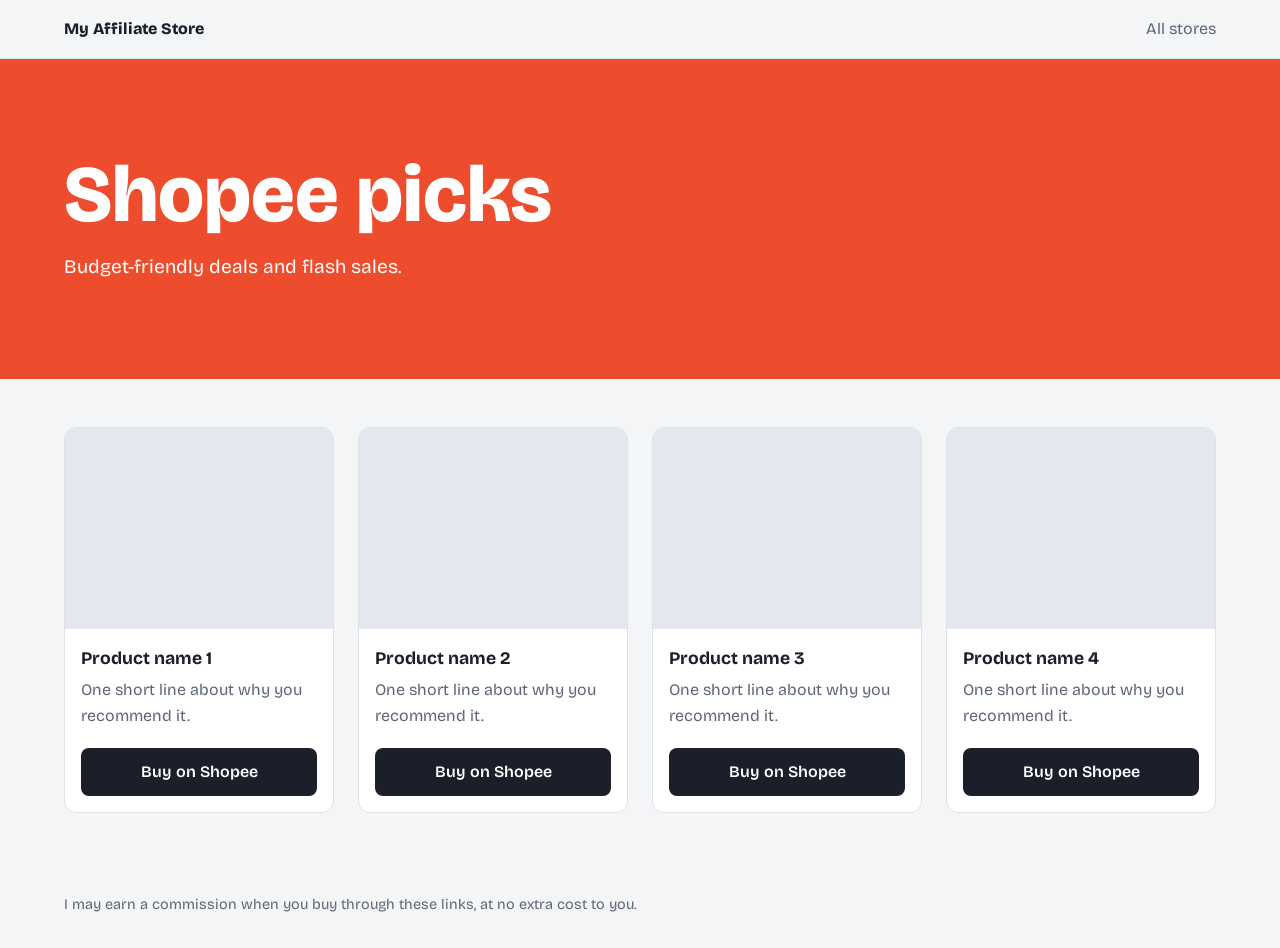
<file: HTML/ALL store.html/shopee.html>
<!DOCTYPE html>
<html lang="en">
<head>
<meta charset="UTF-8">
<meta name="viewport" content="width=device-width, initial-scale=1">
<title>Shopee Picks | My Affiliate Store</title>
<!-- Google font + this page's OWN stylesheet -->
<link rel="preconnect" href="https://fonts.googleapis.com">
<link href="https://fonts.googleapis.com/css2?family=Bricolage+Grotesque:wght@400;600;800&display=swap" rel="stylesheet">
<link rel="stylesheet" href="../../CSS/ALL store.css/shopee.css">
</head>
<body>
<!-- TOP BAR: logo goes home, one link goes to the all-in-one store -->
<header class="topbar"><a class="logo" href="../../index.html">My Affiliate Store</a><nav><a href="store.html">All stores</a></nav></header>
<!-- HERO: headline for this store -->
<section class="hero"><h1>Shopee picks</h1><p>Budget-friendly deals and flash sales.</p></section>
<!-- PRODUCT GRID: copy one <article> block to add another product -->
<main class="grid">
    <article class="product">
      <!-- Replace this div with: <img src="images/your-photo.jpg" alt="Product name"> -->
      <div class="thumb"></div>
      <h2>Product name 1</h2>
      <p>One short line about why you recommend it.</p>
      <!-- Paste your Shopee affiliate link in href -->
      <a class="buy" href="https://YOUR-AFFILIATE-LINK" target="_blank" rel="sponsored noopener">Buy on Shopee</a>
    </article>
    <article class="product">
      <!-- Replace this div with: <img src="images/your-photo.jpg" alt="Product name"> -->
      <div class="thumb"></div>
      <h2>Product name 2</h2>
      <p>One short line about why you recommend it.</p>
      <!-- Paste your Shopee affiliate link in href -->
      <a class="buy" href="https://YOUR-AFFILIATE-LINK" target="_blank" rel="sponsored noopener">Buy on Shopee</a>
    </article>
    <article class="product">
      <!-- Replace this div with: <img src="images/your-photo.jpg" alt="Product name"> -->
      <div class="thumb"></div>
      <h2>Product name 3</h2>
      <p>One short line about why you recommend it.</p>
      <!-- Paste your Shopee affiliate link in href -->
      <a class="buy" href="https://YOUR-AFFILIATE-LINK" target="_blank" rel="sponsored noopener">Buy on Shopee</a>
    </article>
    <article class="product">
      <!-- Replace this div with: <img src="images/your-photo.jpg" alt="Product name"> -->
      <div class="thumb"></div>
      <h2>Product name 4</h2>
      <p>One short line about why you recommend it.</p>
      <!-- Paste your Shopee affiliate link in href -->
      <a class="buy" href="https://YOUR-AFFILIATE-LINK" target="_blank" rel="sponsored noopener">Buy on Shopee</a>
    </article>
</main>
<!-- FOOTER: affiliate disclosure (required by most programs) -->
<footer>I may earn a commission when you buy through these links, at no extra cost to you.</footer>
</body>
</html>
</file>
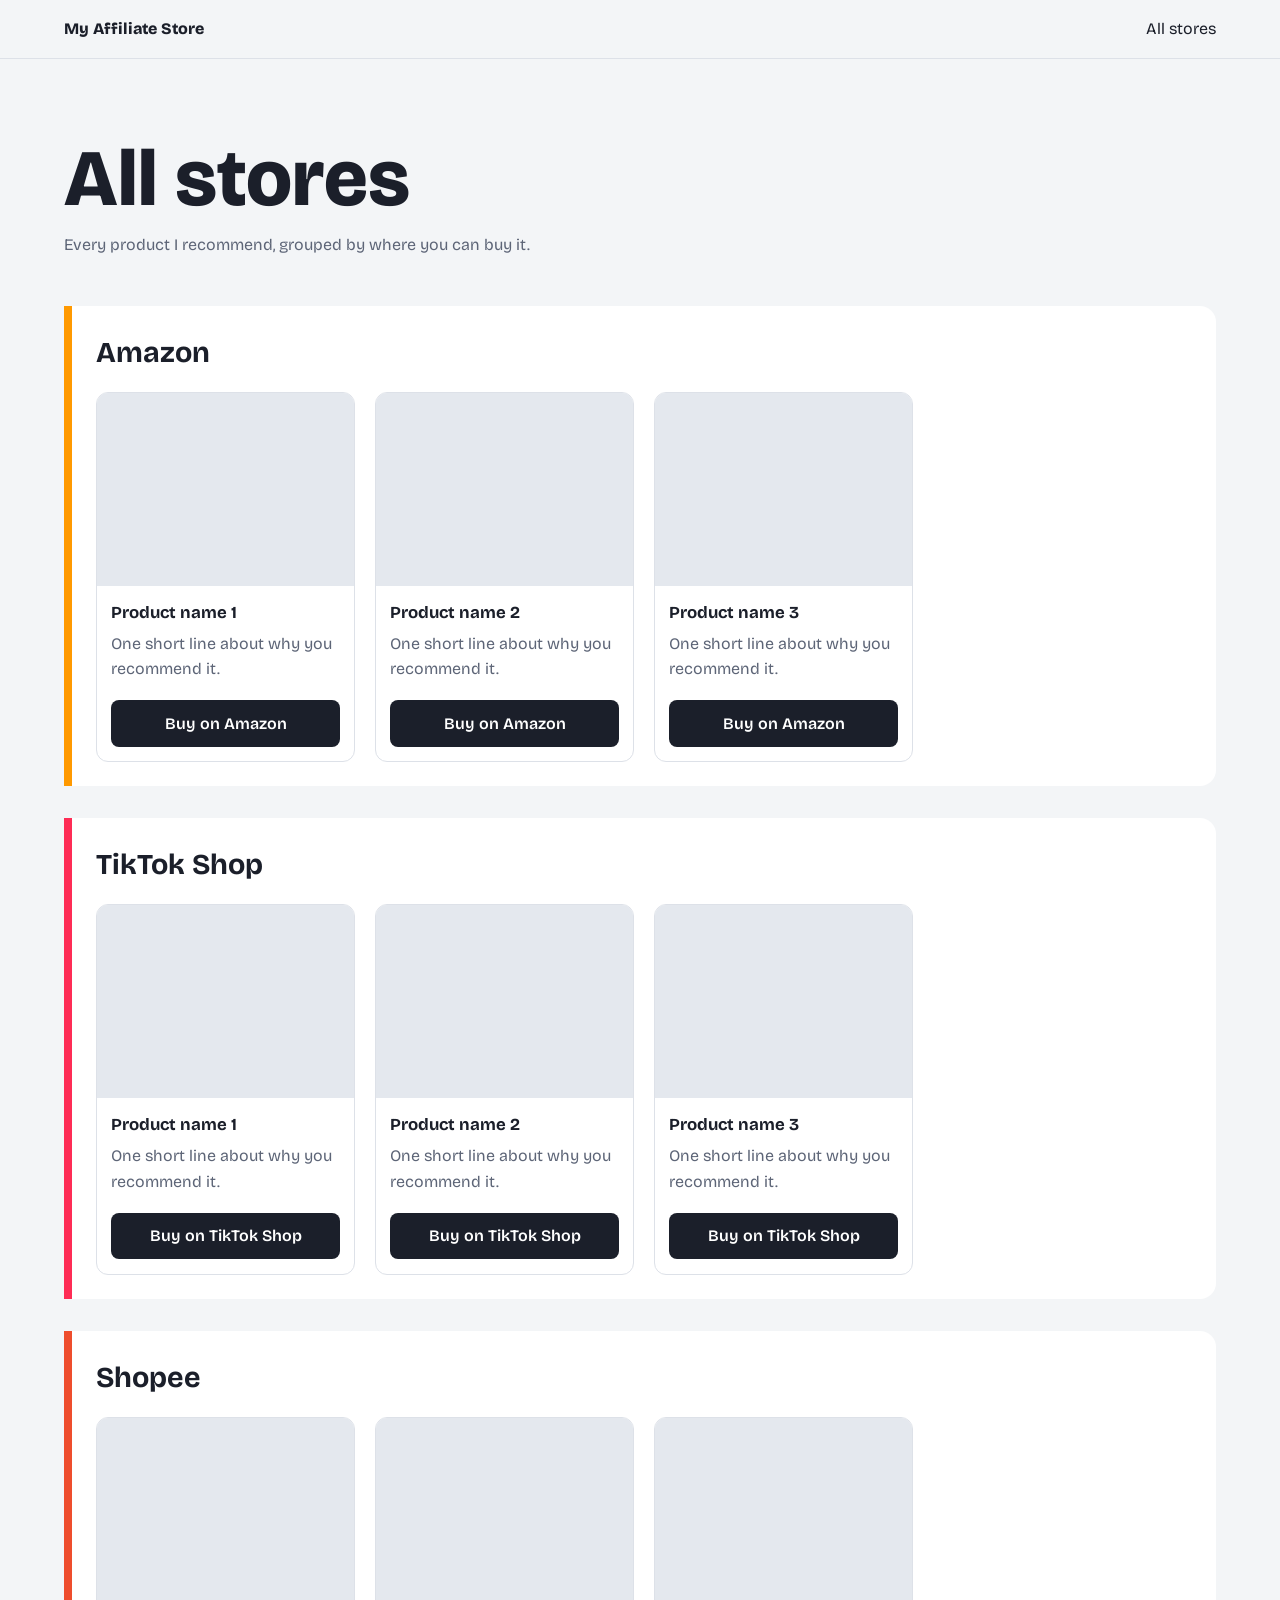
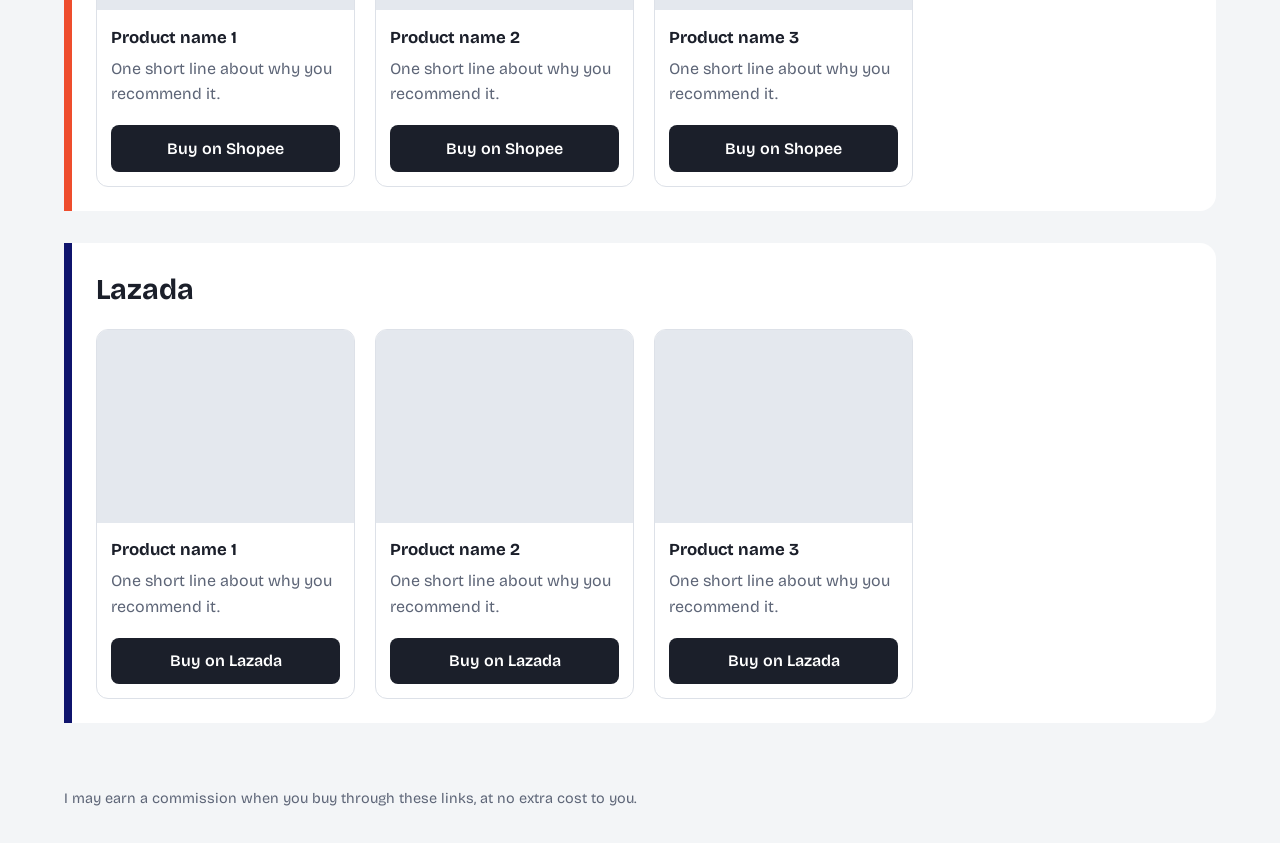
<file: HTML/ALL store.html/store.html>
<!DOCTYPE html>
<html lang="en">
<head>
<meta charset="UTF-8">
<meta name="viewport" content="width=device-width, initial-scale=1">
<title>All Stores | My Affiliate Store</title>
<!-- Google font + this page's OWN stylesheet -->
<link rel="preconnect" href="https://fonts.googleapis.com">
<link href="https://fonts.googleapis.com/css2?family=Bricolage+Grotesque:wght@400;600;800&display=swap" rel="stylesheet">
<link rel="stylesheet" href="../../CSS/ALL store.css/store.css">
</head>
<body>
<!-- TOP BAR: logo goes home, one link goes to the all-in-one store -->
<header class="topbar"><a class="logo" href="../../index.html">My Affiliate Store</a> <nav>All stores</a></nav></header>
<!-- INTRO -->
<section class="intro"><h1>All stores</h1><p>Every product I recommend, grouped by where you can buy it.</p></section>
<main>
  <!-- Amazon SECTION: heading links to the full Amazon page -->
  <section class="store amazon">
    <h2><a href="amazon.html">Amazon</a></h2>
    <div class="grid">
    <article class="product">
      <!-- Replace this div with: <img src="images/your-photo.jpg" alt="Product name"> -->
      <div class="thumb"></div>
      <h2>Product name 1</h2>
      <p>One short line about why you recommend it.</p>
      <!-- Paste your Amazon affiliate link in href -->
      <a class="buy" href="https://YOUR-AFFILIATE-LINK" target="_blank" rel="sponsored noopener">Buy on Amazon</a>
    </article>
    <article class="product">
      <!-- Replace this div with: <img src="images/your-photo.jpg" alt="Product name"> -->
      <div class="thumb"></div>
      <h2>Product name 2</h2>
      <p>One short line about why you recommend it.</p>
      <!-- Paste your Amazon affiliate link in href -->
      <a class="buy" href="https://YOUR-AFFILIATE-LINK" target="_blank" rel="sponsored noopener">Buy on Amazon</a>
    </article>
    <article class="product">
      <!-- Replace this div with: <img src="images/your-photo.jpg" alt="Product name"> -->
      <div class="thumb"></div>
      <h2>Product name 3</h2>
      <p>One short line about why you recommend it.</p>
      <!-- Paste your Amazon affiliate link in href -->
      <a class="buy" href="https://YOUR-AFFILIATE-LINK" target="_blank" rel="sponsored noopener">Buy on Amazon</a>
    </article>
    </div>
  </section>
  <!-- TikTok Shop SECTION: heading links to the full TikTok Shop page -->
  <section class="store tiktok">
    <h2><a href="tiktok.html">TikTok Shop</a></h2>
    <div class="grid">
    <article class="product">
      <!-- Replace this div with: <img src="images/your-photo.jpg" alt="Product name"> -->
      <div class="thumb"></div>
      <h2>Product name 1</h2>
      <p>One short line about why you recommend it.</p>
      <!-- Paste your TikTok Shop affiliate link in href -->
      <a class="buy" href="https://YOUR-AFFILIATE-LINK" target="_blank" rel="sponsored noopener">Buy on TikTok Shop</a>
    </article>
    <article class="product">
      <!-- Replace this div with: <img src="images/your-photo.jpg" alt="Product name"> -->
      <div class="thumb"></div>
      <h2>Product name 2</h2>
      <p>One short line about why you recommend it.</p>
      <!-- Paste your TikTok Shop affiliate link in href -->
      <a class="buy" href="https://YOUR-AFFILIATE-LINK" target="_blank" rel="sponsored noopener">Buy on TikTok Shop</a>
    </article>
    <article class="product">
      <!-- Replace this div with: <img src="images/your-photo.jpg" alt="Product name"> -->
      <div class="thumb"></div>
      <h2>Product name 3</h2>
      <p>One short line about why you recommend it.</p>
      <!-- Paste your TikTok Shop affiliate link in href -->
      <a class="buy" href="https://YOUR-AFFILIATE-LINK" target="_blank" rel="sponsored noopener">Buy on TikTok Shop</a>
    </article>
    </div>
  </section>
  <!-- Shopee SECTION: heading links to the full Shopee page -->
  <section class="store shopee">
    <h2><a href="shopee.html">Shopee</a></h2>
    <div class="grid">
    <article class="product">
      <!-- Replace this div with: <img src="images/your-photo.jpg" alt="Product name"> -->
      <div class="thumb"></div>
      <h2>Product name 1</h2>
      <p>One short line about why you recommend it.</p>
      <!-- Paste your Shopee affiliate link in href -->
      <a class="buy" href="https://YOUR-AFFILIATE-LINK" target="_blank" rel="sponsored noopener">Buy on Shopee</a>
    </article>
    <article class="product">
      <!-- Replace this div with: <img src="images/your-photo.jpg" alt="Product name"> -->
      <div class="thumb"></div>
      <h2>Product name 2</h2>
      <p>One short line about why you recommend it.</p>
      <!-- Paste your Shopee affiliate link in href -->
      <a class="buy" href="https://YOUR-AFFILIATE-LINK" target="_blank" rel="sponsored noopener">Buy on Shopee</a>
    </article>
    <article class="product">
      <!-- Replace this div with: <img src="images/your-photo.jpg" alt="Product name"> -->
      <div class="thumb"></div>
      <h2>Product name 3</h2>
      <p>One short line about why you recommend it.</p>
      <!-- Paste your Shopee affiliate link in href -->
      <a class="buy" href="https://YOUR-AFFILIATE-LINK" target="_blank" rel="sponsored noopener">Buy on Shopee</a>
    </article>
    </div>
  </section>
  <!-- Lazada SECTION: heading links to the full Lazada page -->
  <section class="store lazada">
    <h2><a href="lazada.html">Lazada</a></h2>
    <div class="grid">
    <article class="product">
      <!-- Replace this div with: <img src="images/your-photo.jpg" alt="Product name"> -->
      <div class="thumb"></div>
      <h2>Product name 1</h2>
      <p>One short line about why you recommend it.</p>
      <!-- Paste your Lazada affiliate link in href -->
      <a class="buy" href="https://YOUR-AFFILIATE-LINK" target="_blank" rel="sponsored noopener">Buy on Lazada</a>
    </article>
    <article class="product">
      <!-- Replace this div with: <img src="images/your-photo.jpg" alt="Product name"> -->
      <div class="thumb"></div>
      <h2>Product name 2</h2>
      <p>One short line about why you recommend it.</p>
      <!-- Paste your Lazada affiliate link in href -->
      <a class="buy" href="https://YOUR-AFFILIATE-LINK" target="_blank" rel="sponsored noopener">Buy on Lazada</a>
    </article>
    <article class="product">
      <!-- Replace this div with: <img src="images/your-photo.jpg" alt="Product name"> -->
      <div class="thumb"></div>
      <h2>Product name 3</h2>
      <p>One short line about why you recommend it.</p>
      <!-- Paste your Lazada affiliate link in href -->
      <a class="buy" href="https://YOUR-AFFILIATE-LINK" target="_blank" rel="sponsored noopener">Buy on Lazada</a>
    </article>
    </div>
  </section>
</main>
<!-- FOOTER: affiliate disclosure (required by most programs) -->
<footer>I may earn a commission when you buy through these links, at no extra cost to you.</footer>
</body>
</html>
</file>
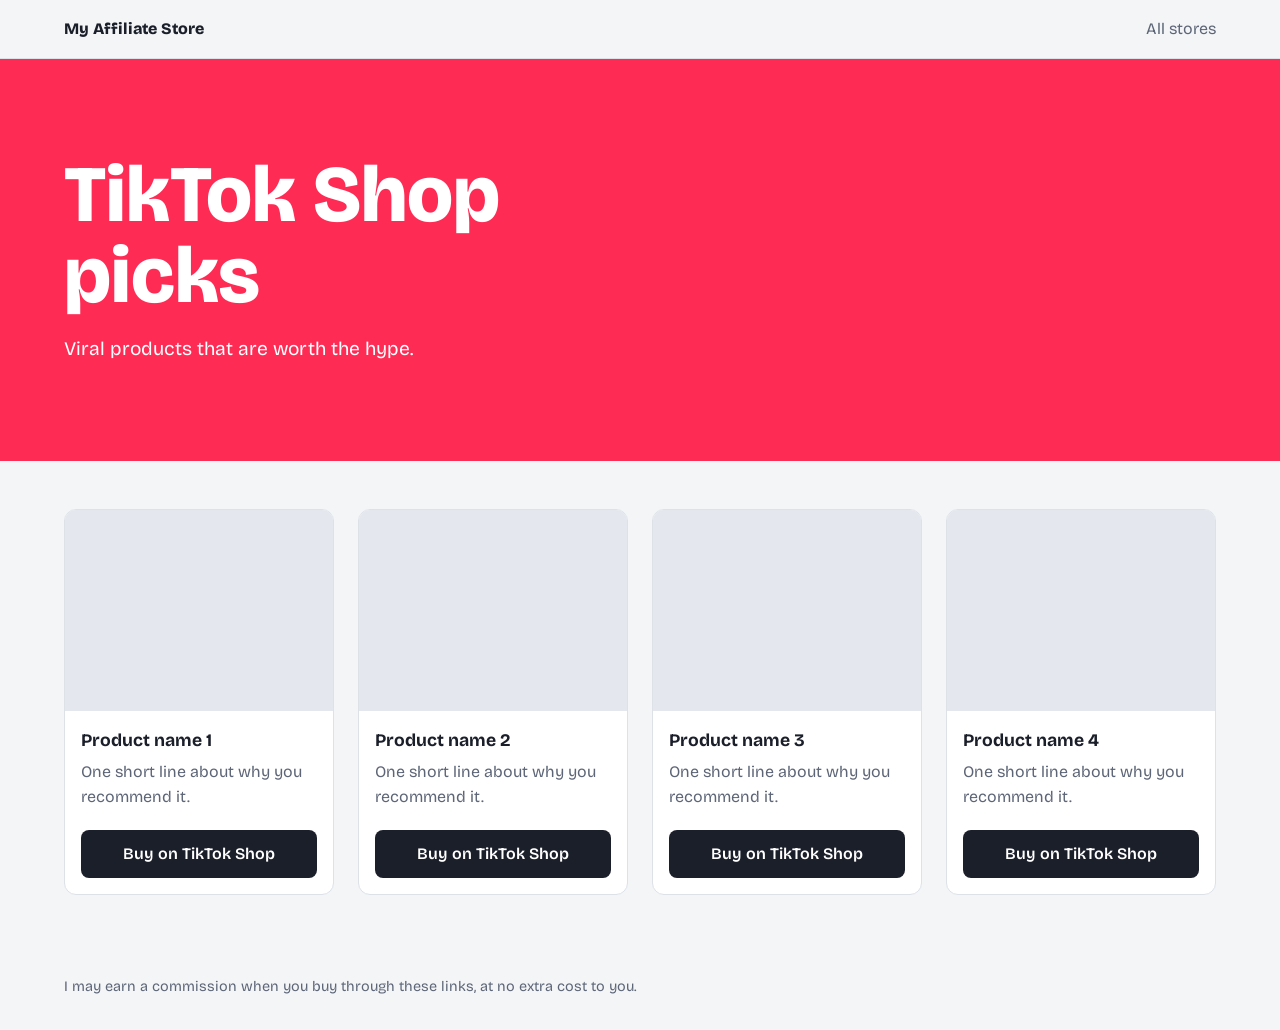
<file: HTML/ALL store.html/tiktok.html>
<!DOCTYPE html>
<html lang="en">
<head>
<meta charset="UTF-8">
<meta name="viewport" content="width=device-width, initial-scale=1">
<title>TikTok Shop Picks | My Affiliate Store</title>
<!-- Google font + this page's OWN stylesheet -->
<link rel="preconnect" href="https://fonts.googleapis.com">
<link href="https://fonts.googleapis.com/css2?family=Bricolage+Grotesque:wght@400;600;800&display=swap" rel="stylesheet">
<link rel="stylesheet" href="../../CSS/ALL store.css/tiktok.css">
</head>
<body>
<!-- TOP BAR: logo goes home, one link goes to the all-in-one store -->
<header class="topbar"><a class="logo" href="../../index.html">My Affiliate Store</a><nav><a href="store.html">All stores</a></nav></header>
<!-- HERO: headline for this store -->
<section class="hero"><h1>TikTok Shop picks</h1><p>Viral products that are worth the hype.</p></section>
<!-- PRODUCT GRID: copy one <article> block to add another product -->
<main class="grid">
    <article class="product">
      <!-- Replace this div with: <img src="images/your-photo.jpg" alt="Product name"> -->
      <div class="thumb"></div>
      <h2>Product name 1</h2>
      <p>One short line about why you recommend it.</p>
      <!-- Paste your TikTok Shop affiliate link in href -->
      <a class="buy" href="https://YOUR-AFFILIATE-LINK" target="_blank" rel="sponsored noopener">Buy on TikTok Shop</a>
    </article>
    <article class="product">
      <!-- Replace this div with: <img src="images/your-photo.jpg" alt="Product name"> -->
      <div class="thumb"></div>
      <h2>Product name 2</h2>
      <p>One short line about why you recommend it.</p>
      <!-- Paste your TikTok Shop affiliate link in href -->
      <a class="buy" href="https://YOUR-AFFILIATE-LINK" target="_blank" rel="sponsored noopener">Buy on TikTok Shop</a>
    </article>
    <article class="product">
      <!-- Replace this div with: <img src="images/your-photo.jpg" alt="Product name"> -->
      <div class="thumb"></div>
      <h2>Product name 3</h2>
      <p>One short line about why you recommend it.</p>
      <!-- Paste your TikTok Shop affiliate link in href -->
      <a class="buy" href="https://YOUR-AFFILIATE-LINK" target="_blank" rel="sponsored noopener">Buy on TikTok Shop</a>
    </article>
    <article class="product">
      <!-- Replace this div with: <img src="images/your-photo.jpg" alt="Product name"> -->
      <div class="thumb"></div>
      <h2>Product name 4</h2>
      <p>One short line about why you recommend it.</p>
      <!-- Paste your TikTok Shop affiliate link in href -->
      <a class="buy" href="https://YOUR-AFFILIATE-LINK" target="_blank" rel="sponsored noopener">Buy on TikTok Shop</a>
    </article>
</main>
<!-- FOOTER: affiliate disclosure (required by most programs) -->
<footer>I may earn a commission when you buy through these links, at no extra cost to you.</footer>
</body>
</html>
</file>
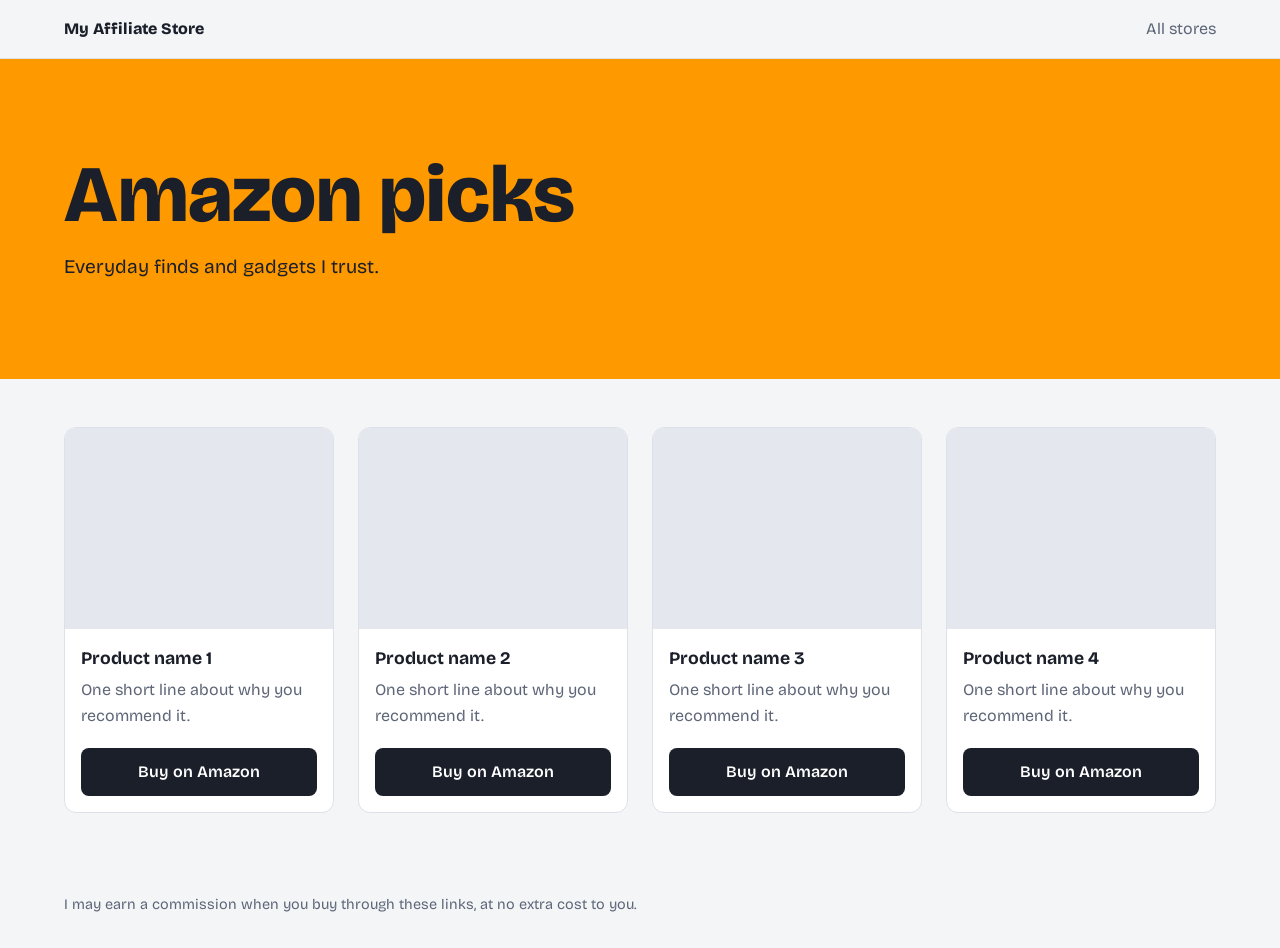
<file: My Multi-AffiliateWeb/HTML/amazon.html>
<!DOCTYPE html>
<html lang="en">
<head>
<meta charset="UTF-8">
<meta name="viewport" content="width=device-width, initial-scale=1">
<title>Amazon Picks | My Affiliate Store</title>
<!-- Google font + this page's OWN stylesheet -->
<link rel="preconnect" href="https://fonts.googleapis.com">
<link href="https://fonts.googleapis.com/css2?family=Bricolage+Grotesque:wght@400;600;800&display=swap" rel="stylesheet">
<link rel="stylesheet" href="../CSS/amazon.css">
</head>
<body>
<!-- TOP BAR: logo goes home, one link goes to the all-in-one store -->
<header class="topbar"><a class="logo" href="index.html">My Affiliate Store</a><nav><a href="store.html">All stores</a></nav></header>
<!-- HERO: headline for this store -->
<section class="hero"><h1>Amazon picks</h1><p>Everyday finds and gadgets I trust.</p></section>
<!-- PRODUCT GRID: copy one <article> block to add another product -->
<main class="grid">
    <article class="product">
      <!-- Replace this div with: <img src="images/your-photo.jpg" alt="Product name"> -->
      <div class="thumb"></div>
      <h2>Product name 1</h2>
      <p>One short line about why you recommend it.</p>
      <!-- Paste your Amazon affiliate link in href -->
      <a class="buy" href="https://YOUR-AFFILIATE-LINK" target="_blank" rel="sponsored noopener">Buy on Amazon</a>
    </article>
    <article class="product">
      <!-- Replace this div with: <img src="images/your-photo.jpg" alt="Product name"> -->
      <div class="thumb"></div>
      <h2>Product name 2</h2>
      <p>One short line about why you recommend it.</p>
      <!-- Paste your Amazon affiliate link in href -->
      <a class="buy" href="https://YOUR-AFFILIATE-LINK" target="_blank" rel="sponsored noopener">Buy on Amazon</a>
    </article>
    <article class="product">
      <!-- Replace this div with: <img src="images/your-photo.jpg" alt="Product name"> -->
      <div class="thumb"></div>
      <h2>Product name 3</h2>
      <p>One short line about why you recommend it.</p>
      <!-- Paste your Amazon affiliate link in href -->
      <a class="buy" href="https://YOUR-AFFILIATE-LINK" target="_blank" rel="sponsored noopener">Buy on Amazon</a>
    </article>
    <article class="product">
      <!-- Replace this div with: <img src="images/your-photo.jpg" alt="Product name"> -->
      <div class="thumb"></div>
      <h2>Product name 4</h2>
      <p>One short line about why you recommend it.</p>
      <!-- Paste your Amazon affiliate link in href -->
      <a class="buy" href="https://YOUR-AFFILIATE-LINK" target="_blank" rel="sponsored noopener">Buy on Amazon</a>
    </article>
</main>
<!-- FOOTER: affiliate disclosure (required by most programs) -->
<footer>I may earn a commission when you buy through these links, at no extra cost to you.</footer>
</body>
</html>
</file>
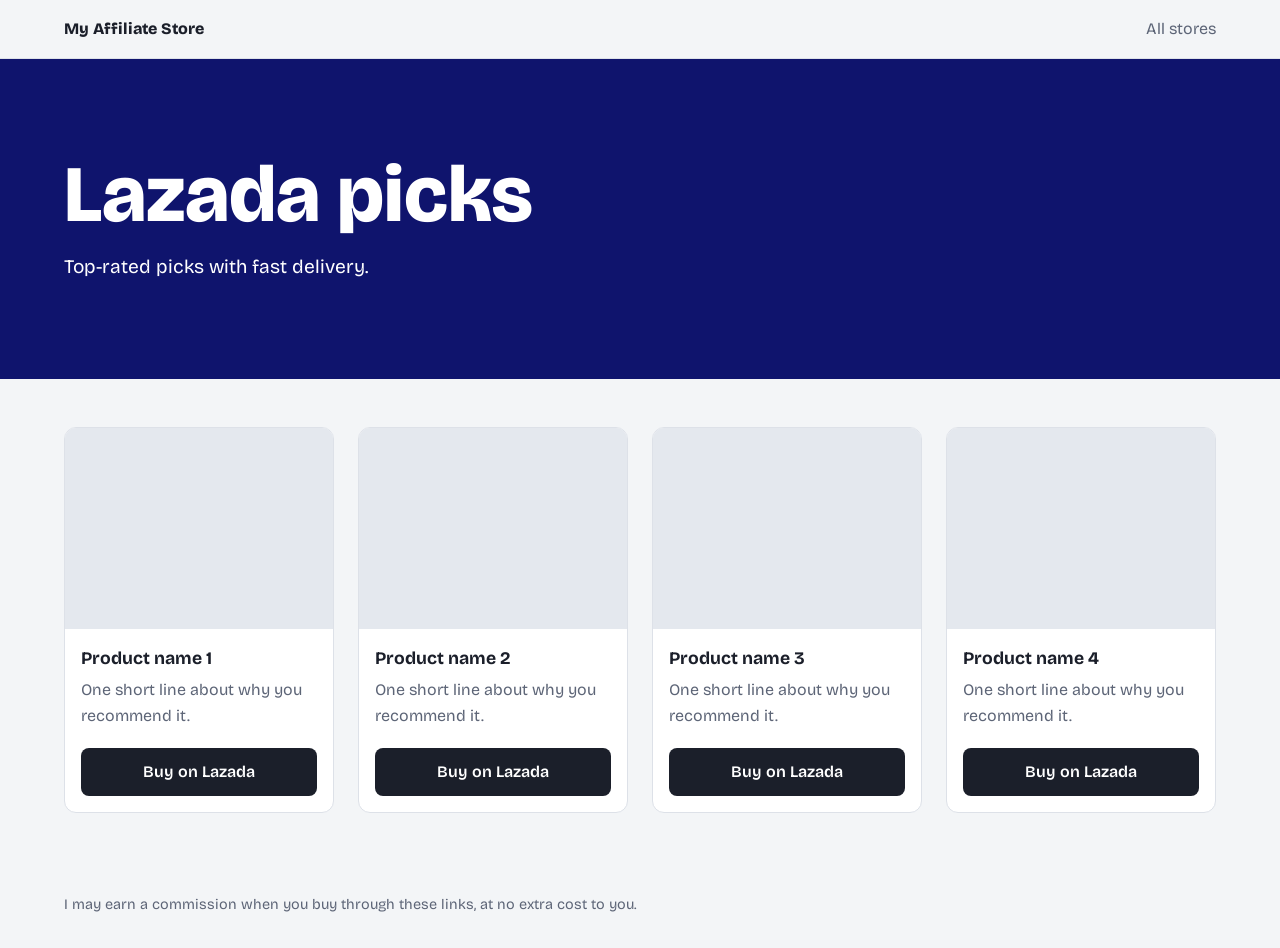
<file: My Multi-AffiliateWeb/HTML/lazada.html>
<!DOCTYPE html>
<html lang="en">
<head>
<meta charset="UTF-8">
<meta name="viewport" content="width=device-width, initial-scale=1">
<title>Lazada Picks | My Affiliate Store</title>
<!-- Google font + this page's OWN stylesheet -->
<link rel="preconnect" href="https://fonts.googleapis.com">
<link href="https://fonts.googleapis.com/css2?family=Bricolage+Grotesque:wght@400;600;800&display=swap" rel="stylesheet">
<link rel="stylesheet" href="../CSS/lazada.css">
</head>
<body>
<!-- TOP BAR: logo goes home, one link goes to the all-in-one store -->
<header class="topbar"><a class="logo" href="index.html">My Affiliate Store</a><nav><a href="store.html">All stores</a></nav></header>
<!-- HERO: headline for this store -->
<section class="hero"><h1>Lazada picks</h1><p>Top-rated picks with fast delivery.</p></section>
<!-- PRODUCT GRID: copy one <article> block to add another product -->
<main class="grid">
    <article class="product">
      <!-- Replace this div with: <img src="images/your-photo.jpg" alt="Product name"> -->
      <div class="thumb"></div>
      <h2>Product name 1</h2>
      <p>One short line about why you recommend it.</p>
      <!-- Paste your Lazada affiliate link in href -->
      <a class="buy" href="https://YOUR-AFFILIATE-LINK" target="_blank" rel="sponsored noopener">Buy on Lazada</a>
    </article>
    <article class="product">
      <!-- Replace this div with: <img src="images/your-photo.jpg" alt="Product name"> -->
      <div class="thumb"></div>
      <h2>Product name 2</h2>
      <p>One short line about why you recommend it.</p>
      <!-- Paste your Lazada affiliate link in href -->
      <a class="buy" href="https://YOUR-AFFILIATE-LINK" target="_blank" rel="sponsored noopener">Buy on Lazada</a>
    </article>
    <article class="product">
      <!-- Replace this div with: <img src="images/your-photo.jpg" alt="Product name"> -->
      <div class="thumb"></div>
      <h2>Product name 3</h2>
      <p>One short line about why you recommend it.</p>
      <!-- Paste your Lazada affiliate link in href -->
      <a class="buy" href="https://YOUR-AFFILIATE-LINK" target="_blank" rel="sponsored noopener">Buy on Lazada</a>
    </article>
    <article class="product">
      <!-- Replace this div with: <img src="images/your-photo.jpg" alt="Product name"> -->
      <div class="thumb"></div>
      <h2>Product name 4</h2>
      <p>One short line about why you recommend it.</p>
      <!-- Paste your Lazada affiliate link in href -->
      <a class="buy" href="https://YOUR-AFFILIATE-LINK" target="_blank" rel="sponsored noopener">Buy on Lazada</a>
    </article>
</main>
<!-- FOOTER: affiliate disclosure (required by most programs) -->
<footer>I may earn a commission when you buy through these links, at no extra cost to you.</footer>
</body>
</html>
</file>
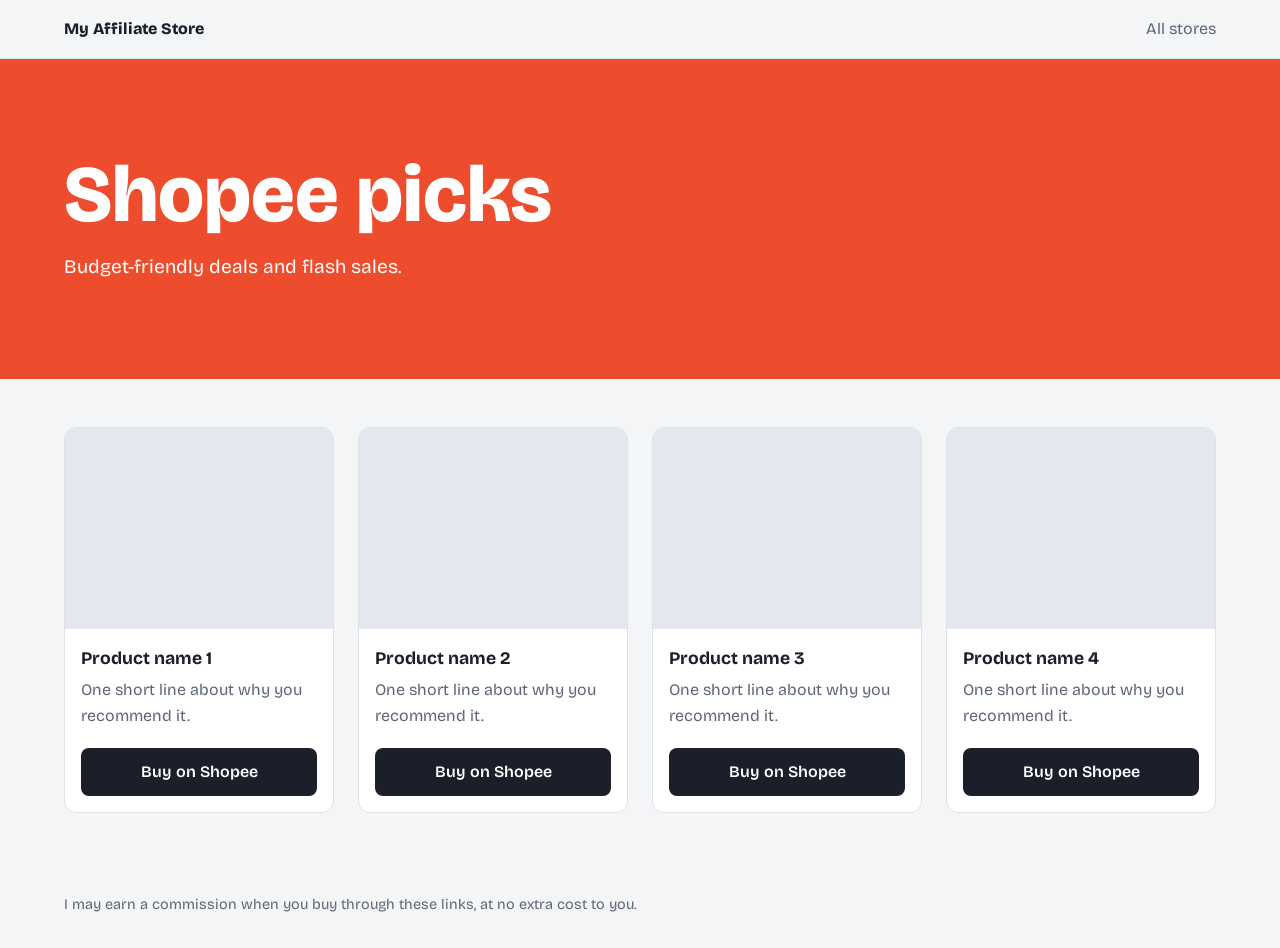
<file: My Multi-AffiliateWeb/HTML/shopee.html>
<!DOCTYPE html>
<html lang="en">
<head>
<meta charset="UTF-8">
<meta name="viewport" content="width=device-width, initial-scale=1">
<title>Shopee Picks | My Affiliate Store</title>
<!-- Google font + this page's OWN stylesheet -->
<link rel="preconnect" href="https://fonts.googleapis.com">
<link href="https://fonts.googleapis.com/css2?family=Bricolage+Grotesque:wght@400;600;800&display=swap" rel="stylesheet">
<link rel="stylesheet" href="../CSS/shopee.css">
</head>
<body>
<!-- TOP BAR: logo goes home, one link goes to the all-in-one store -->
<header class="topbar"><a class="logo" href="index.html">My Affiliate Store</a><nav><a href="store.html">All stores</a></nav></header>
<!-- HERO: headline for this store -->
<section class="hero"><h1>Shopee picks</h1><p>Budget-friendly deals and flash sales.</p></section>
<!-- PRODUCT GRID: copy one <article> block to add another product -->
<main class="grid">
    <article class="product">
      <!-- Replace this div with: <img src="images/your-photo.jpg" alt="Product name"> -->
      <div class="thumb"></div>
      <h2>Product name 1</h2>
      <p>One short line about why you recommend it.</p>
      <!-- Paste your Shopee affiliate link in href -->
      <a class="buy" href="https://YOUR-AFFILIATE-LINK" target="_blank" rel="sponsored noopener">Buy on Shopee</a>
    </article>
    <article class="product">
      <!-- Replace this div with: <img src="images/your-photo.jpg" alt="Product name"> -->
      <div class="thumb"></div>
      <h2>Product name 2</h2>
      <p>One short line about why you recommend it.</p>
      <!-- Paste your Shopee affiliate link in href -->
      <a class="buy" href="https://YOUR-AFFILIATE-LINK" target="_blank" rel="sponsored noopener">Buy on Shopee</a>
    </article>
    <article class="product">
      <!-- Replace this div with: <img src="images/your-photo.jpg" alt="Product name"> -->
      <div class="thumb"></div>
      <h2>Product name 3</h2>
      <p>One short line about why you recommend it.</p>
      <!-- Paste your Shopee affiliate link in href -->
      <a class="buy" href="https://YOUR-AFFILIATE-LINK" target="_blank" rel="sponsored noopener">Buy on Shopee</a>
    </article>
    <article class="product">
      <!-- Replace this div with: <img src="images/your-photo.jpg" alt="Product name"> -->
      <div class="thumb"></div>
      <h2>Product name 4</h2>
      <p>One short line about why you recommend it.</p>
      <!-- Paste your Shopee affiliate link in href -->
      <a class="buy" href="https://YOUR-AFFILIATE-LINK" target="_blank" rel="sponsored noopener">Buy on Shopee</a>
    </article>
</main>
<!-- FOOTER: affiliate disclosure (required by most programs) -->
<footer>I may earn a commission when you buy through these links, at no extra cost to you.</footer>
</body>
</html>
</file>
<file: CSS/index.css>
/* ===== HOMEPAGE STYLES ===== */
/* 1. Design tokens */
:root{--ink:#1b1f2a;--paper:#f3f5f7;--muted:#5d6577;--line:#dde1e8;--font:"Bricolage Grotesque",system-ui,sans-serif}
/* 2. Reset and page base */
*{box-sizing:border-box;margin:0}
body{font-family:var(--font);background:var(--paper);color:var(--ink);line-height:1.6}
:focus-visible{outline:3px solid var(--ink);outline-offset:3px}
/* 3. Top bar */
.topbar{display:flex;justify-content:space-between;align-items:center;padding:1rem clamp(1rem,5vw,4rem)}
.logo{font-weight:800;color:var(--ink);text-decoration:none}
.topbar nav a{color:var(--ink);font-weight:600}
/* 4. Hero */
.hero{padding:clamp(3rem,10vw,8rem) clamp(1rem,5vw,4rem) 3rem}
.hero h1{font-size:clamp(2.8rem,9vw,7rem);font-weight:800;line-height:.98;max-width:11ch}
.hero p{margin-top:1.25rem;font-size:1.2rem;color:var(--muted);max-width:42ch}
/* 5. Marketplace tiles: each uses its store's color */
.tiles{display:grid;grid-template-columns:repeat(auto-fit,minmax(240px,1fr));gap:1rem;padding:0 clamp(1rem,5vw,4rem) 4rem}
.tile{display:flex;flex-direction:column;justify-content:flex-end;min-height:220px;padding:1.5rem;border-radius:16px;text-decoration:none;color:#fff;background:var(--c)}
.tile h2{font-size:1.8rem}
.tile:hover{transform:translateY(-4px)}
.amazon{--c:#FF9900;color:var(--ink)}.tiktok{--c:#FE2C55}.shopee{--c:#EE4D2D}.lazada{--c:#0F146D}
@media (prefers-reduced-motion:reduce){.tile:hover{transform:none}}
/* 6. Footer */
footer{padding:2rem clamp(1rem,5vw,4rem);color:var(--muted);font-size:.9rem}
</file>
<file: My Multi-AffiliateWeb/CSS/index.css>
/* ===== HOMEPAGE STYLES ===== */
/* 1. Design tokens */
:root{--ink:#1b1f2a;--paper:#f3f5f7;--muted:#5d6577;--line:#dde1e8;--font:"Bricolage Grotesque",system-ui,sans-serif}
/* 2. Reset and page base */
*{box-sizing:border-box;margin:0}
body{font-family:var(--font);background:var(--paper);color:var(--ink);line-height:1.6}
:focus-visible{outline:3px solid var(--ink);outline-offset:3px}
/* 3. Top bar */
.topbar{display:flex;justify-content:space-between;align-items:center;padding:1rem clamp(1rem,5vw,4rem)}
.logo{font-weight:800;color:var(--ink);text-decoration:none}
.topbar nav a{color:var(--ink);font-weight:600}
/* 4. Hero */
.hero{padding:clamp(3rem,10vw,8rem) clamp(1rem,5vw,4rem) 3rem}
.hero h1{font-size:clamp(2.8rem,9vw,7rem);font-weight:800;line-height:.98;max-width:11ch}
.hero p{margin-top:1.25rem;font-size:1.2rem;color:var(--muted);max-width:42ch}
/* 5. Marketplace tiles: each uses its store's color */
.tiles{display:grid;grid-template-columns:repeat(auto-fit,minmax(240px,1fr));gap:1rem;padding:0 clamp(1rem,5vw,4rem) 4rem}
.tile{display:flex;flex-direction:column;justify-content:flex-end;min-height:220px;padding:1.5rem;border-radius:16px;text-decoration:none;color:#fff;background:var(--c)}
.tile h2{font-size:1.8rem}
.tile:hover{transform:translateY(-4px)}
.amazon{--c:#FF9900;color:var(--ink)}.tiktok{--c:#FE2C55}.shopee{--c:#EE4D2D}.lazada{--c:#0F146D}
@media (prefers-reduced-motion:reduce){.tile:hover{transform:none}}
/* 6. Footer */
footer{padding:2rem clamp(1rem,5vw,4rem);color:var(--muted);font-size:.9rem}
</file>
<file: CSS/amazon.css>
/* ===== Amazon PAGE STYLES ===== */
/* 1. Design tokens: change colors and font here */
:root{--brand:#FF9900;--on-brand:#1b1f2a;--ink:#1b1f2a;--paper:#f3f5f7;--muted:#5d6577;--line:#dde1e8;--font:"Bricolage Grotesque",system-ui,sans-serif}
/* 2. Reset and page base */
*{box-sizing:border-box;margin:0}
body{font-family:var(--font);background:var(--paper);color:var(--ink);line-height:1.6}
:focus-visible{outline:3px solid var(--brand);outline-offset:3px}
/* 3. Top bar */
.topbar{display:flex;justify-content:space-between;align-items:center;padding:1rem clamp(1rem,5vw,4rem);border-bottom:1px solid var(--line)}
.logo{font-weight:800;color:var(--ink);text-decoration:none}
.topbar nav a{color:var(--muted);text-decoration:none}
/* 4. Hero banner in the store's brand color */
.hero{background:var(--brand);color:var(--on-brand);padding:clamp(2.5rem,8vw,6rem) clamp(1rem,5vw,4rem)}
.hero h1{font-size:clamp(2.4rem,7vw,5rem);font-weight:800;line-height:1.02;max-width:12ch}
.hero p{margin-top:1rem;font-size:1.2rem;max-width:45ch}
/* 5. Product grid and cards */
.grid{display:grid;grid-template-columns:repeat(auto-fill,minmax(240px,1fr));gap:1.5rem;padding:3rem clamp(1rem,5vw,4rem)}
.product{display:flex;flex-direction:column;background:#fff;border:1px solid var(--line);border-radius:12px;overflow:hidden}
.thumb{aspect-ratio:4/3;background:#e4e8ee}
.product img{width:100%;aspect-ratio:4/3;object-fit:cover}
.product h2{font-size:1.1rem;padding:1rem 1rem 0}
.product p{flex:1;padding:.25rem 1rem;color:var(--muted)}
.buy{margin:1rem;padding:.7rem;text-align:center;background:var(--ink);color:#fff;border-radius:8px;text-decoration:none;font-weight:600}
.buy:hover{background:var(--brand);color:var(--on-brand)}
/* 6. Footer */
footer{padding:2rem clamp(1rem,5vw,4rem);color:var(--muted);font-size:.9rem}
</file>
<file: CSS/lazada.css>
/* ===== Lazada PAGE STYLES ===== */
/* 1. Design tokens: change colors and font here */
:root{--brand:#0F146D;--on-brand:#ffffff;--ink:#1b1f2a;--paper:#f3f5f7;--muted:#5d6577;--line:#dde1e8;--font:"Bricolage Grotesque",system-ui,sans-serif}
/* 2. Reset and page base */
*{box-sizing:border-box;margin:0}
body{font-family:var(--font);background:var(--paper);color:var(--ink);line-height:1.6}
:focus-visible{outline:3px solid var(--brand);outline-offset:3px}
/* 3. Top bar */
.topbar{display:flex;justify-content:space-between;align-items:center;padding:1rem clamp(1rem,5vw,4rem);border-bottom:1px solid var(--line)}
.logo{font-weight:800;color:var(--ink);text-decoration:none}
.topbar nav a{color:var(--muted);text-decoration:none}
/* 4. Hero banner in the store's brand color */
.hero{background:var(--brand);color:var(--on-brand);padding:clamp(2.5rem,8vw,6rem) clamp(1rem,5vw,4rem)}
.hero h1{font-size:clamp(2.4rem,7vw,5rem);font-weight:800;line-height:1.02;max-width:12ch}
.hero p{margin-top:1rem;font-size:1.2rem;max-width:45ch}
/* 5. Product grid and cards */
.grid{display:grid;grid-template-columns:repeat(auto-fill,minmax(240px,1fr));gap:1.5rem;padding:3rem clamp(1rem,5vw,4rem)}
.product{display:flex;flex-direction:column;background:#fff;border:1px solid var(--line);border-radius:12px;overflow:hidden}
.thumb{aspect-ratio:4/3;background:#e4e8ee}
.product img{width:100%;aspect-ratio:4/3;object-fit:cover}
.product h2{font-size:1.1rem;padding:1rem 1rem 0}
.product p{flex:1;padding:.25rem 1rem;color:var(--muted)}
.buy{margin:1rem;padding:.7rem;text-align:center;background:var(--ink);color:#fff;border-radius:8px;text-decoration:none;font-weight:600}
.buy:hover{background:var(--brand);color:var(--on-brand)}
/* 6. Footer */
footer{padding:2rem clamp(1rem,5vw,4rem);color:var(--muted);font-size:.9rem}
</file>
<file: CSS/shopee.css>
/* ===== Shopee PAGE STYLES ===== */
/* 1. Design tokens: change colors and font here */
:root{--brand:#EE4D2D;--on-brand:#ffffff;--ink:#1b1f2a;--paper:#f3f5f7;--muted:#5d6577;--line:#dde1e8;--font:"Bricolage Grotesque",system-ui,sans-serif}
/* 2. Reset and page base */
*{box-sizing:border-box;margin:0}
body{font-family:var(--font);background:var(--paper);color:var(--ink);line-height:1.6}
:focus-visible{outline:3px solid var(--brand);outline-offset:3px}
/* 3. Top bar */
.topbar{display:flex;justify-content:space-between;align-items:center;padding:1rem clamp(1rem,5vw,4rem);border-bottom:1px solid var(--line)}
.logo{font-weight:800;color:var(--ink);text-decoration:none}
.topbar nav a{color:var(--muted);text-decoration:none}
/* 4. Hero banner in the store's brand color */
.hero{background:var(--brand);color:var(--on-brand);padding:clamp(2.5rem,8vw,6rem) clamp(1rem,5vw,4rem)}
.hero h1{font-size:clamp(2.4rem,7vw,5rem);font-weight:800;line-height:1.02;max-width:12ch}
.hero p{margin-top:1rem;font-size:1.2rem;max-width:45ch}
/* 5. Product grid and cards */
.grid{display:grid;grid-template-columns:repeat(auto-fill,minmax(240px,1fr));gap:1.5rem;padding:3rem clamp(1rem,5vw,4rem)}
.product{display:flex;flex-direction:column;background:#fff;border:1px solid var(--line);border-radius:12px;overflow:hidden}
.thumb{aspect-ratio:4/3;background:#e4e8ee}
.product img{width:100%;aspect-ratio:4/3;object-fit:cover}
.product h2{font-size:1.1rem;padding:1rem 1rem 0}
.product p{flex:1;padding:.25rem 1rem;color:var(--muted)}
.buy{margin:1rem;padding:.7rem;text-align:center;background:var(--ink);color:#fff;border-radius:8px;text-decoration:none;font-weight:600}
.buy:hover{background:var(--brand);color:var(--on-brand)}
/* 6. Footer */
footer{padding:2rem clamp(1rem,5vw,4rem);color:var(--muted);font-size:.9rem}
</file>
<file: CSS/store.css>
/* ===== ALL-IN-ONE STORE PAGE STYLES ===== */
/* 1. Design tokens: one color per marketplace */
:root{--ink:#1b1f2a;--paper:#f3f5f7;--muted:#5d6577;--line:#dde1e8;--font:"Bricolage Grotesque",system-ui,sans-serif}
/* 2. Reset and page base */
*{box-sizing:border-box;margin:0}
body{font-family:var(--font);background:var(--paper);color:var(--ink);line-height:1.6}
:focus-visible{outline:3px solid var(--ink);outline-offset:3px}
/* 3. Top bar */
.topbar{display:flex;justify-content:space-between;align-items:center;padding:1rem clamp(1rem,5vw,4rem);border-bottom:1px solid var(--line)}
.logo{font-weight:800;color:var(--ink);text-decoration:none}
.topbar nav a{color:var(--muted);text-decoration:none}
/* 4. Page intro */
.intro{padding:clamp(2.5rem,7vw,5rem) clamp(1rem,5vw,4rem) 1rem}
.intro h1{font-size:clamp(2.4rem,7vw,5rem);font-weight:800;line-height:1.02}
.intro p{margin-top:.75rem;color:var(--muted);max-width:50ch}
/* 5. One section per marketplace; --c sets its color */
.store{margin:2rem clamp(1rem,5vw,4rem);padding:1.5rem;border-left:8px solid var(--c);background:#fff;border-radius:0 16px 16px 0}
.amazon{--c:#FF9900}.tiktok{--c:#FE2C55}.shopee{--c:#EE4D2D}.lazada{--c:#0F146D}
.store h2 a{color:var(--ink);text-decoration:none;font-size:1.8rem}
.store h2 a:hover{text-decoration:underline;text-decoration-color:var(--c);text-decoration-thickness:4px}
/* 6. Product grid and cards */
.grid{display:grid;grid-template-columns:repeat(auto-fill,minmax(220px,1fr));gap:1.25rem;margin-top:1rem}
.product{display:flex;flex-direction:column;border:1px solid var(--line);border-radius:12px;overflow:hidden}
.thumb{aspect-ratio:4/3;background:#e4e8ee}
.product img{width:100%;aspect-ratio:4/3;object-fit:cover}
.product h2{font-size:1.05rem;padding:.9rem .9rem 0}
.product p{flex:1;padding:.25rem .9rem;color:var(--muted)}
.buy{margin:.9rem;padding:.65rem;text-align:center;background:var(--ink);color:#fff;border-radius:8px;text-decoration:none;font-weight:600}
.buy:hover{background:var(--c)}
/* 7. Footer */
footer{padding:2rem clamp(1rem,5vw,4rem);color:var(--muted);font-size:.9rem}
</file>
<file: CSS/tiktok.css>
/* ===== TikTok Shop PAGE STYLES ===== */
/* 1. Design tokens: change colors and font here */
:root{--brand:#FE2C55;--on-brand:#ffffff;--ink:#1b1f2a;--paper:#f3f5f7;--muted:#5d6577;--line:#dde1e8;--font:"Bricolage Grotesque",system-ui,sans-serif}
/* 2. Reset and page base */
*{box-sizing:border-box;margin:0}
body{font-family:var(--font);background:var(--paper);color:var(--ink);line-height:1.6}
:focus-visible{outline:3px solid var(--brand);outline-offset:3px}
/* 3. Top bar */
.topbar{display:flex;justify-content:space-between;align-items:center;padding:1rem clamp(1rem,5vw,4rem);border-bottom:1px solid var(--line)}
.logo{font-weight:800;color:var(--ink);text-decoration:none}
.topbar nav a{color:var(--muted);text-decoration:none}
/* 4. Hero banner in the store's brand color */
.hero{background:var(--brand);color:var(--on-brand);padding:clamp(2.5rem,8vw,6rem) clamp(1rem,5vw,4rem)}
.hero h1{font-size:clamp(2.4rem,7vw,5rem);font-weight:800;line-height:1.02;max-width:12ch}
.hero p{margin-top:1rem;font-size:1.2rem;max-width:45ch}
/* 5. Product grid and cards */
.grid{display:grid;grid-template-columns:repeat(auto-fill,minmax(240px,1fr));gap:1.5rem;padding:3rem clamp(1rem,5vw,4rem)}
.product{display:flex;flex-direction:column;background:#fff;border:1px solid var(--line);border-radius:12px;overflow:hidden}
.thumb{aspect-ratio:4/3;background:#e4e8ee}
.product img{width:100%;aspect-ratio:4/3;object-fit:cover}
.product h2{font-size:1.1rem;padding:1rem 1rem 0}
.product p{flex:1;padding:.25rem 1rem;color:var(--muted)}
.buy{margin:1rem;padding:.7rem;text-align:center;background:var(--ink);color:#fff;border-radius:8px;text-decoration:none;font-weight:600}
.buy:hover{background:var(--brand);color:var(--on-brand)}
/* 6. Footer */
footer{padding:2rem clamp(1rem,5vw,4rem);color:var(--muted);font-size:.9rem}
</file>
<file: CSS/ALL store.css/amazon.css>
/* ===== Amazon PAGE STYLES ===== */
/* 1. Design tokens: change colors and font here */
:root{--brand:#FF9900;--on-brand:#1b1f2a;--ink:#1b1f2a;--paper:#f3f5f7;--muted:#5d6577;--line:#dde1e8;--font:"Bricolage Grotesque",system-ui,sans-serif}
/* 2. Reset and page base */
*{box-sizing:border-box;margin:0}
body{font-family:var(--font);background:var(--paper);color:var(--ink);line-height:1.6}
:focus-visible{outline:3px solid var(--brand);outline-offset:3px}
/* 3. Top bar */
.topbar{display:flex;justify-content:space-between;align-items:center;padding:1rem clamp(1rem,5vw,4rem);border-bottom:1px solid var(--line)}
.logo{font-weight:800;color:var(--ink);text-decoration:none}
.topbar nav a{color:var(--muted);text-decoration:none}
/* 4. Hero banner in the store's brand color */
.hero{background:var(--brand);color:var(--on-brand);padding:clamp(2.5rem,8vw,6rem) clamp(1rem,5vw,4rem)}
.hero h1{font-size:clamp(2.4rem,7vw,5rem);font-weight:800;line-height:1.02;max-width:12ch}
.hero p{margin-top:1rem;font-size:1.2rem;max-width:45ch}
/* 5. Product grid and cards */
.grid{display:grid;grid-template-columns:repeat(auto-fill,minmax(240px,1fr));gap:1.5rem;padding:3rem clamp(1rem,5vw,4rem)}
.product{display:flex;flex-direction:column;background:#fff;border:1px solid var(--line);border-radius:12px;overflow:hidden}
.thumb{aspect-ratio:4/3;background:#e4e8ee}
.product img{width:100%;aspect-ratio:4/3;object-fit:cover}
.product h2{font-size:1.1rem;padding:1rem 1rem 0}
.product p{flex:1;padding:.25rem 1rem;color:var(--muted)}
.buy{margin:1rem;padding:.7rem;text-align:center;background:var(--ink);color:#fff;border-radius:8px;text-decoration:none;font-weight:600}
.buy:hover{background:var(--brand);color:var(--on-brand)}
/* 6. Footer */
footer{padding:2rem clamp(1rem,5vw,4rem);color:var(--muted);font-size:.9rem}
</file>
<file: CSS/ALL store.css/lazada.css>
/* ===== Lazada PAGE STYLES ===== */
/* 1. Design tokens: change colors and font here */
:root{--brand:#0F146D;--on-brand:#ffffff;--ink:#1b1f2a;--paper:#f3f5f7;--muted:#5d6577;--line:#dde1e8;--font:"Bricolage Grotesque",system-ui,sans-serif}
/* 2. Reset and page base */
*{box-sizing:border-box;margin:0}
body{font-family:var(--font);background:var(--paper);color:var(--ink);line-height:1.6}
:focus-visible{outline:3px solid var(--brand);outline-offset:3px}
/* 3. Top bar */
.topbar{display:flex;justify-content:space-between;align-items:center;padding:1rem clamp(1rem,5vw,4rem);border-bottom:1px solid var(--line)}
.logo{font-weight:800;color:var(--ink);text-decoration:none}
.topbar nav a{color:var(--muted);text-decoration:none}
/* 4. Hero banner in the store's brand color */
.hero{background:var(--brand);color:var(--on-brand);padding:clamp(2.5rem,8vw,6rem) clamp(1rem,5vw,4rem)}
.hero h1{font-size:clamp(2.4rem,7vw,5rem);font-weight:800;line-height:1.02;max-width:12ch}
.hero p{margin-top:1rem;font-size:1.2rem;max-width:45ch}
/* 5. Product grid and cards */
.grid{display:grid;grid-template-columns:repeat(auto-fill,minmax(240px,1fr));gap:1.5rem;padding:3rem clamp(1rem,5vw,4rem)}
.product{display:flex;flex-direction:column;background:#fff;border:1px solid var(--line);border-radius:12px;overflow:hidden}
.thumb{aspect-ratio:4/3;background:#e4e8ee}
.product img{width:100%;aspect-ratio:4/3;object-fit:cover}
.product h2{font-size:1.1rem;padding:1rem 1rem 0}
.product p{flex:1;padding:.25rem 1rem;color:var(--muted)}
.buy{margin:1rem;padding:.7rem;text-align:center;background:var(--ink);color:#fff;border-radius:8px;text-decoration:none;font-weight:600}
.buy:hover{background:var(--brand);color:var(--on-brand)}
/* 6. Footer */
footer{padding:2rem clamp(1rem,5vw,4rem);color:var(--muted);font-size:.9rem}
</file>
<file: CSS/ALL store.css/shopee.css>
/* ===== Shopee PAGE STYLES ===== */
/* 1. Design tokens: change colors and font here */
:root{--brand:#EE4D2D;--on-brand:#ffffff;--ink:#1b1f2a;--paper:#f3f5f7;--muted:#5d6577;--line:#dde1e8;--font:"Bricolage Grotesque",system-ui,sans-serif}
/* 2. Reset and page base */
*{box-sizing:border-box;margin:0}
body{font-family:var(--font);background:var(--paper);color:var(--ink);line-height:1.6}
:focus-visible{outline:3px solid var(--brand);outline-offset:3px}
/* 3. Top bar */
.topbar{display:flex;justify-content:space-between;align-items:center;padding:1rem clamp(1rem,5vw,4rem);border-bottom:1px solid var(--line)}
.logo{font-weight:800;color:var(--ink);text-decoration:none}
.topbar nav a{color:var(--muted);text-decoration:none}
/* 4. Hero banner in the store's brand color */
.hero{background:var(--brand);color:var(--on-brand);padding:clamp(2.5rem,8vw,6rem) clamp(1rem,5vw,4rem)}
.hero h1{font-size:clamp(2.4rem,7vw,5rem);font-weight:800;line-height:1.02;max-width:12ch}
.hero p{margin-top:1rem;font-size:1.2rem;max-width:45ch}
/* 5. Product grid and cards */
.grid{display:grid;grid-template-columns:repeat(auto-fill,minmax(240px,1fr));gap:1.5rem;padding:3rem clamp(1rem,5vw,4rem)}
.product{display:flex;flex-direction:column;background:#fff;border:1px solid var(--line);border-radius:12px;overflow:hidden}
.thumb{aspect-ratio:4/3;background:#e4e8ee}
.product img{width:100%;aspect-ratio:4/3;object-fit:cover}
.product h2{font-size:1.1rem;padding:1rem 1rem 0}
.product p{flex:1;padding:.25rem 1rem;color:var(--muted)}
.buy{margin:1rem;padding:.7rem;text-align:center;background:var(--ink);color:#fff;border-radius:8px;text-decoration:none;font-weight:600}
.buy:hover{background:var(--brand);color:var(--on-brand)}
/* 6. Footer */
footer{padding:2rem clamp(1rem,5vw,4rem);color:var(--muted);font-size:.9rem}
</file>
<file: CSS/ALL store.css/store.css>
/* ===== ALL-IN-ONE STORE PAGE STYLES ===== */
/* 1. Design tokens: one color per marketplace */
:root{--ink:#1b1f2a;--paper:#f3f5f7;--muted:#5d6577;--line:#dde1e8;--font:"Bricolage Grotesque",system-ui,sans-serif}
/* 2. Reset and page base */
*{box-sizing:border-box;margin:0}
body{font-family:var(--font);background:var(--paper);color:var(--ink);line-height:1.6}
:focus-visible{outline:3px solid var(--ink);outline-offset:3px}
/* 3. Top bar */
.topbar{display:flex;justify-content:space-between;align-items:center;padding:1rem clamp(1rem,5vw,4rem);border-bottom:1px solid var(--line)}
.logo{font-weight:800;color:var(--ink);text-decoration:none}
.topbar nav a{color:var(--muted);text-decoration:none}
/* 4. Page intro */
.intro{padding:clamp(2.5rem,7vw,5rem) clamp(1rem,5vw,4rem) 1rem}
.intro h1{font-size:clamp(2.4rem,7vw,5rem);font-weight:800;line-height:1.02}
.intro p{margin-top:.75rem;color:var(--muted);max-width:50ch}
/* 5. One section per marketplace; --c sets its color */
.store{margin:2rem clamp(1rem,5vw,4rem);padding:1.5rem;border-left:8px solid var(--c);background:#fff;border-radius:0 16px 16px 0}
.amazon{--c:#FF9900}.tiktok{--c:#FE2C55}.shopee{--c:#EE4D2D}.lazada{--c:#0F146D}
.store h2 a{color:var(--ink);text-decoration:none;font-size:1.8rem}
.store h2 a:hover{text-decoration:underline;text-decoration-color:var(--c);text-decoration-thickness:4px}
/* 6. Product grid and cards */
.grid{display:grid;grid-template-columns:repeat(auto-fill,minmax(220px,1fr));gap:1.25rem;margin-top:1rem}
.product{display:flex;flex-direction:column;border:1px solid var(--line);border-radius:12px;overflow:hidden}
.thumb{aspect-ratio:4/3;background:#e4e8ee}
.product img{width:100%;aspect-ratio:4/3;object-fit:cover}
.product h2{font-size:1.05rem;padding:.9rem .9rem 0}
.product p{flex:1;padding:.25rem .9rem;color:var(--muted)}
.buy{margin:.9rem;padding:.65rem;text-align:center;background:var(--ink);color:#fff;border-radius:8px;text-decoration:none;font-weight:600}
.buy:hover{background:var(--c)}
/* 7. Footer */
footer{padding:2rem clamp(1rem,5vw,4rem);color:var(--muted);font-size:.9rem}
</file>
<file: CSS/ALL store.css/tiktok.css>
/* ===== TikTok Shop PAGE STYLES ===== */
/* 1. Design tokens: change colors and font here */
:root{--brand:#FE2C55;--on-brand:#ffffff;--ink:#1b1f2a;--paper:#f3f5f7;--muted:#5d6577;--line:#dde1e8;--font:"Bricolage Grotesque",system-ui,sans-serif}
/* 2. Reset and page base */
*{box-sizing:border-box;margin:0}
body{font-family:var(--font);background:var(--paper);color:var(--ink);line-height:1.6}
:focus-visible{outline:3px solid var(--brand);outline-offset:3px}
/* 3. Top bar */
.topbar{display:flex;justify-content:space-between;align-items:center;padding:1rem clamp(1rem,5vw,4rem);border-bottom:1px solid var(--line)}
.logo{font-weight:800;color:var(--ink);text-decoration:none}
.topbar nav a{color:var(--muted);text-decoration:none}
/* 4. Hero banner in the store's brand color */
.hero{background:var(--brand);color:var(--on-brand);padding:clamp(2.5rem,8vw,6rem) clamp(1rem,5vw,4rem)}
.hero h1{font-size:clamp(2.4rem,7vw,5rem);font-weight:800;line-height:1.02;max-width:12ch}
.hero p{margin-top:1rem;font-size:1.2rem;max-width:45ch}
/* 5. Product grid and cards */
.grid{display:grid;grid-template-columns:repeat(auto-fill,minmax(240px,1fr));gap:1.5rem;padding:3rem clamp(1rem,5vw,4rem)}
.product{display:flex;flex-direction:column;background:#fff;border:1px solid var(--line);border-radius:12px;overflow:hidden}
.thumb{aspect-ratio:4/3;background:#e4e8ee}
.product img{width:100%;aspect-ratio:4/3;object-fit:cover}
.product h2{font-size:1.1rem;padding:1rem 1rem 0}
.product p{flex:1;padding:.25rem 1rem;color:var(--muted)}
.buy{margin:1rem;padding:.7rem;text-align:center;background:var(--ink);color:#fff;border-radius:8px;text-decoration:none;font-weight:600}
.buy:hover{background:var(--brand);color:var(--on-brand)}
/* 6. Footer */
footer{padding:2rem clamp(1rem,5vw,4rem);color:var(--muted);font-size:.9rem}
</file>
<file: My Multi-AffiliateWeb/CSS/amazon.css>
/* ===== Amazon PAGE STYLES ===== */
/* 1. Design tokens: change colors and font here */
:root{--brand:#FF9900;--on-brand:#1b1f2a;--ink:#1b1f2a;--paper:#f3f5f7;--muted:#5d6577;--line:#dde1e8;--font:"Bricolage Grotesque",system-ui,sans-serif}
/* 2. Reset and page base */
*{box-sizing:border-box;margin:0}
body{font-family:var(--font);background:var(--paper);color:var(--ink);line-height:1.6}
:focus-visible{outline:3px solid var(--brand);outline-offset:3px}
/* 3. Top bar */
.topbar{display:flex;justify-content:space-between;align-items:center;padding:1rem clamp(1rem,5vw,4rem);border-bottom:1px solid var(--line)}
.logo{font-weight:800;color:var(--ink);text-decoration:none}
.topbar nav a{color:var(--muted);text-decoration:none}
/* 4. Hero banner in the store's brand color */
.hero{background:var(--brand);color:var(--on-brand);padding:clamp(2.5rem,8vw,6rem) clamp(1rem,5vw,4rem)}
.hero h1{font-size:clamp(2.4rem,7vw,5rem);font-weight:800;line-height:1.02;max-width:12ch}
.hero p{margin-top:1rem;font-size:1.2rem;max-width:45ch}
/* 5. Product grid and cards */
.grid{display:grid;grid-template-columns:repeat(auto-fill,minmax(240px,1fr));gap:1.5rem;padding:3rem clamp(1rem,5vw,4rem)}
.product{display:flex;flex-direction:column;background:#fff;border:1px solid var(--line);border-radius:12px;overflow:hidden}
.thumb{aspect-ratio:4/3;background:#e4e8ee}
.product img{width:100%;aspect-ratio:4/3;object-fit:cover}
.product h2{font-size:1.1rem;padding:1rem 1rem 0}
.product p{flex:1;padding:.25rem 1rem;color:var(--muted)}
.buy{margin:1rem;padding:.7rem;text-align:center;background:var(--ink);color:#fff;border-radius:8px;text-decoration:none;font-weight:600}
.buy:hover{background:var(--brand);color:var(--on-brand)}
/* 6. Footer */
footer{padding:2rem clamp(1rem,5vw,4rem);color:var(--muted);font-size:.9rem}
</file>
<file: My Multi-AffiliateWeb/CSS/lazada.css>
/* ===== Lazada PAGE STYLES ===== */
/* 1. Design tokens: change colors and font here */
:root{--brand:#0F146D;--on-brand:#ffffff;--ink:#1b1f2a;--paper:#f3f5f7;--muted:#5d6577;--line:#dde1e8;--font:"Bricolage Grotesque",system-ui,sans-serif}
/* 2. Reset and page base */
*{box-sizing:border-box;margin:0}
body{font-family:var(--font);background:var(--paper);color:var(--ink);line-height:1.6}
:focus-visible{outline:3px solid var(--brand);outline-offset:3px}
/* 3. Top bar */
.topbar{display:flex;justify-content:space-between;align-items:center;padding:1rem clamp(1rem,5vw,4rem);border-bottom:1px solid var(--line)}
.logo{font-weight:800;color:var(--ink);text-decoration:none}
.topbar nav a{color:var(--muted);text-decoration:none}
/* 4. Hero banner in the store's brand color */
.hero{background:var(--brand);color:var(--on-brand);padding:clamp(2.5rem,8vw,6rem) clamp(1rem,5vw,4rem)}
.hero h1{font-size:clamp(2.4rem,7vw,5rem);font-weight:800;line-height:1.02;max-width:12ch}
.hero p{margin-top:1rem;font-size:1.2rem;max-width:45ch}
/* 5. Product grid and cards */
.grid{display:grid;grid-template-columns:repeat(auto-fill,minmax(240px,1fr));gap:1.5rem;padding:3rem clamp(1rem,5vw,4rem)}
.product{display:flex;flex-direction:column;background:#fff;border:1px solid var(--line);border-radius:12px;overflow:hidden}
.thumb{aspect-ratio:4/3;background:#e4e8ee}
.product img{width:100%;aspect-ratio:4/3;object-fit:cover}
.product h2{font-size:1.1rem;padding:1rem 1rem 0}
.product p{flex:1;padding:.25rem 1rem;color:var(--muted)}
.buy{margin:1rem;padding:.7rem;text-align:center;background:var(--ink);color:#fff;border-radius:8px;text-decoration:none;font-weight:600}
.buy:hover{background:var(--brand);color:var(--on-brand)}
/* 6. Footer */
footer{padding:2rem clamp(1rem,5vw,4rem);color:var(--muted);font-size:.9rem}
</file>
<file: My Multi-AffiliateWeb/CSS/shopee.css>
/* ===== Shopee PAGE STYLES ===== */
/* 1. Design tokens: change colors and font here */
:root{--brand:#EE4D2D;--on-brand:#ffffff;--ink:#1b1f2a;--paper:#f3f5f7;--muted:#5d6577;--line:#dde1e8;--font:"Bricolage Grotesque",system-ui,sans-serif}
/* 2. Reset and page base */
*{box-sizing:border-box;margin:0}
body{font-family:var(--font);background:var(--paper);color:var(--ink);line-height:1.6}
:focus-visible{outline:3px solid var(--brand);outline-offset:3px}
/* 3. Top bar */
.topbar{display:flex;justify-content:space-between;align-items:center;padding:1rem clamp(1rem,5vw,4rem);border-bottom:1px solid var(--line)}
.logo{font-weight:800;color:var(--ink);text-decoration:none}
.topbar nav a{color:var(--muted);text-decoration:none}
/* 4. Hero banner in the store's brand color */
.hero{background:var(--brand);color:var(--on-brand);padding:clamp(2.5rem,8vw,6rem) clamp(1rem,5vw,4rem)}
.hero h1{font-size:clamp(2.4rem,7vw,5rem);font-weight:800;line-height:1.02;max-width:12ch}
.hero p{margin-top:1rem;font-size:1.2rem;max-width:45ch}
/* 5. Product grid and cards */
.grid{display:grid;grid-template-columns:repeat(auto-fill,minmax(240px,1fr));gap:1.5rem;padding:3rem clamp(1rem,5vw,4rem)}
.product{display:flex;flex-direction:column;background:#fff;border:1px solid var(--line);border-radius:12px;overflow:hidden}
.thumb{aspect-ratio:4/3;background:#e4e8ee}
.product img{width:100%;aspect-ratio:4/3;object-fit:cover}
.product h2{font-size:1.1rem;padding:1rem 1rem 0}
.product p{flex:1;padding:.25rem 1rem;color:var(--muted)}
.buy{margin:1rem;padding:.7rem;text-align:center;background:var(--ink);color:#fff;border-radius:8px;text-decoration:none;font-weight:600}
.buy:hover{background:var(--brand);color:var(--on-brand)}
/* 6. Footer */
footer{padding:2rem clamp(1rem,5vw,4rem);color:var(--muted);font-size:.9rem}
</file>
